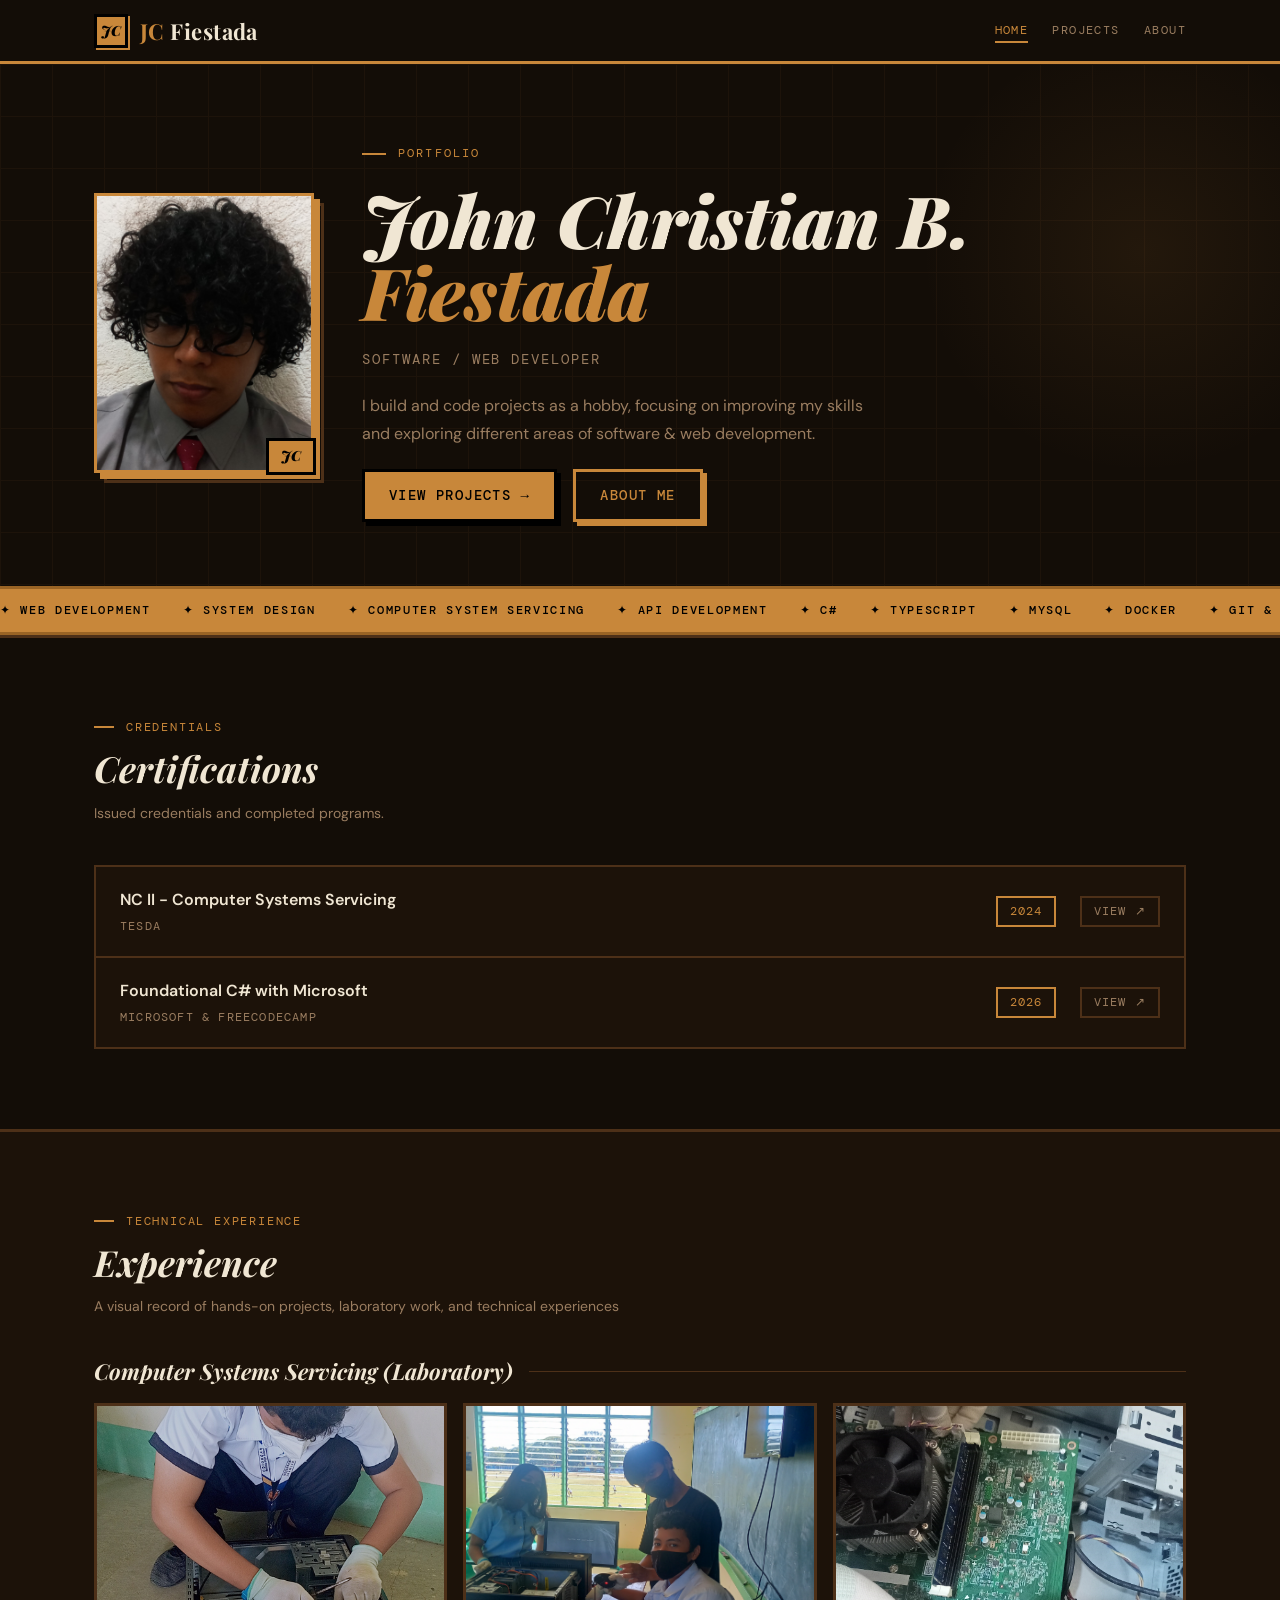
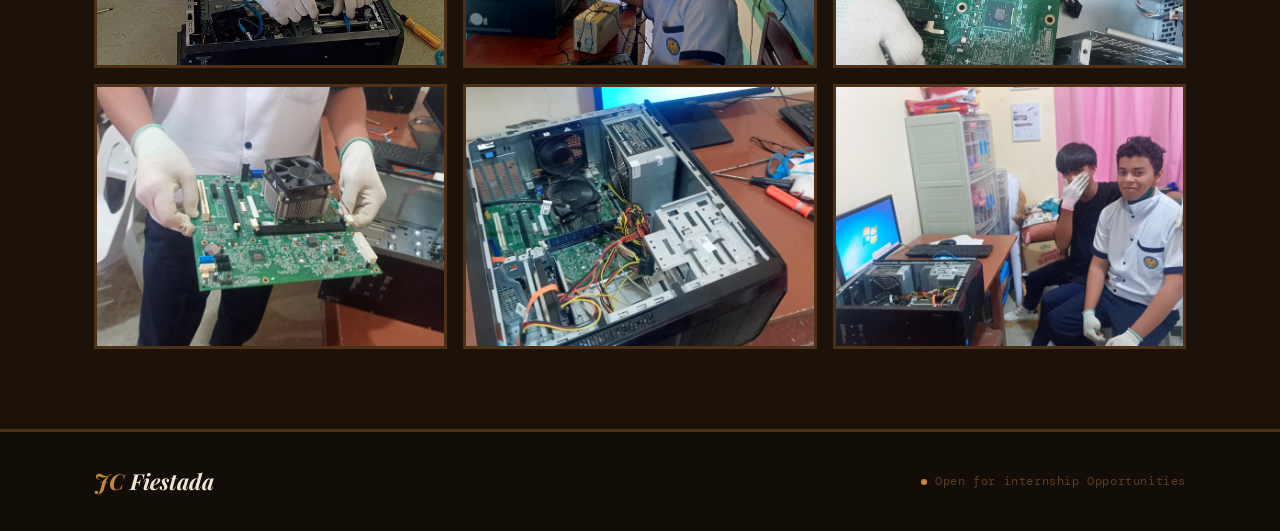
<file: docs/index.html>
<!DOCTYPE html>
<html lang="en">
<head>
  <meta charset="UTF-8" />
  <meta name="viewport" content="width=device-width, initial-scale=1.0" />
  <title>JC — Portfolio</title>
  <meta name="description" content="Personal portfolio of JC — developer, builder, and creator." />

  <link rel="stylesheet" href="styles/base.css" />
  <link rel="stylesheet" href="styles/components.css" />
  <link rel="stylesheet" href="styles/pages/main.css" />
</head>
<body>
  <header class="header">
    <div class="header__inner">
      <a href="index.html" class="header__logo" aria-label="Home">
        <div class="header__logo-mark"><span>JC</span></div>
        <span class="header__logo-name"><span>JC</span> Fiestada</span>
      </a>

      <nav class="header__nav" aria-label="Main navigation">
        <a href="index.html"    class="header__nav-link" aria-current="page">Home</a>
        <a href="projects.html" class="header__nav-link">Projects</a>
        <a href="about.html"    class="header__nav-link">About</a>
      </nav>
    </div>
  </header>

  <main>
    <section class="hero" aria-labelledby="hero-name">
      <div class="hero__inner">

        <div class="hero__photo-wrap">
          <img
            src="assets/profile/profile.jpg"
            alt="Profile photo of JC"
            class="hero__photo"
            width="220"
            height="280"
          />
        </div>

        <div class="hero__content">
          <span class="hero__eyebrow">Portfolio</span>

          <h1 class="hero__name" id="hero-name">
            John Christian B.<br /><span>Fiestada</span>
          </h1>

          <p class="hero__role">Software / Web Developer</p>

          <p class="hero__bio">
            I build and code projects as a hobby, 
            focusing on improving my skills and exploring different areas of software &amp; web development.
          </p>

          <div class="hero__actions">
            <a href="projects.html" class="btn btn--primary">View Projects →</a>
            <a href="about.html"    class="btn btn--outline">About Me</a>
          </div>
        </div>

      </div>
    </section>

    <div class="section-divider" aria-hidden="true">

      <div class="section-divider__track">
        <span class="section-divider__item">Web Development</span>
        <span class="section-divider__item">System Design</span>
        <span class="section-divider__item">Computer System Servicing</span>
        <span class="section-divider__item">API Development</span>
        <span class="section-divider__item">C#</span>
        <span class="section-divider__item">TypeScript</span>
        <span class="section-divider__item">MySQL</span>
        <span class="section-divider__item">Docker</span>
        <span class="section-divider__item">Git &amp; Github</span>
        <span class="section-divider__item">OOP</span>
        
        <span class="section-divider__item">Web Development</span>
        <span class="section-divider__item">System Design</span>
        <span class="section-divider__item">Computer System Servicing</span>
        <span class="section-divider__item">API Development</span>
        <span class="section-divider__item">C#</span>
        <span class="section-divider__item">TypeScript</span>
        <span class="section-divider__item">MySQL</span>
        <span class="section-divider__item">Docker</span>
        <span class="section-divider__item">Git &amp; Github</span>
        <span class="section-divider__item">OOP</span>
      </div>
    </div>

    <section class="certs-section" aria-labelledby="certs-heading">
      <div class="certs-section__inner">

        <div class="section-header">
          <span class="section-label">Credentials</span>
          <h2 class="section-header__title" id="certs-heading">Certifications</h2>
          <p class="section-header__sub">Issued credentials and completed programs.</p>
        </div>

        <div class="cert-list" role="list">

          <article class="cert-item" role="listitem">
            <div class="cert-item__info">
              <span class="cert-item__name">NC II - Computer Systems Servicing</span>
              <span class="cert-item__issuer">TESDA</span>
            </div>
            <span class="cert-item__badge">2024</span>
            <a
              href="https://drive.google.com/file/d/1L_lBs6OIKKH6NVAu0aixDY_pS2CK_2oq/view?usp=sharing"
              target="_blank"
              rel="noopener noreferrer"
              class="cert-item__link"
              aria-label="View Web Development certificate"
            >View ↗</a>
          </article>

          <article class="cert-item" role="listitem">
            <div class="cert-item__info">
              <span class="cert-item__name">Foundational C# with Microsoft</span>
              <span class="cert-item__issuer">Microsoft &amp; FreeCodeCamp</span>
            </div>
            <span class="cert-item__badge">2026</span>
            <a
              href="https://www.freecodecamp.org/certification/jaycee_01/foundational-c-sharp-with-microsoft"
              target="_blank"
              rel="noopener noreferrer"
              class="cert-item__link"
              aria-label="View Microsoft Office Specialist certificate"
            >View ↗</a>
          </article>

        </div>
      </div>
    </section>

    <section class="experience-section" aria-labelledby="exp-heading">
      <div class="experience-section__inner">

        <div class="section-header">
          <span class="section-label">Technical Experience</span>
          <h2 class="section-header__title" id="exp-heading">Experience</h2>
          <p class="section-header__sub">A visual record of hands-on projects, laboratory work, and technical experiences</p>
        </div>

        <div class="exp-groups">

          <div class="exp-group">
            <div class="exp-group__label">
              <h3 class="exp-group__title">Computer Systems Servicing (Laboratory)</h3>
              <div class="exp-group__line" aria-hidden="true"></div>
            </div>

            <div class="exp-grid" role="list">

              <figure class="exp-img" role="listitem">
                <img src="assets/experience/css-exp-1.jpg" alt="Technical work photo 1" loading="lazy" />
                <figcaption>Hands-on hardware laboratory work</figcaption>
              </figure>

              <figure class="exp-img" role="listitem">
                <img src="assets/experience/css-exp-2.jpg" alt="Technical work photo 2" loading="lazy" />
                <figcaption>
                  Hands-on hardware laboratory work
                  with <strong>@Heyzcel Anne Gaca</strong> &amp; <strong>@Ryle Mosinde</strong>
                </figcaption>
              </figure>

              <figure class="exp-img" role="listitem">
                <img src="assets/experience/css-exp-3.jpg" alt="Technical work photo 3" loading="lazy" />
                <figcaption>Hands-on hardware laboratory work</figcaption>
              </figure>

              <figure class="exp-img" role="listitem">
                <img src="assets/experience/css-exp-4.jpg" alt="Technical work photo 4" loading="lazy" />
                <figcaption>Hands-on hardware laboratory work</figcaption>
              </figure>

              <figure class="exp-img" role="listitem">
                <img src="assets/experience/css-exp-5.jpg" alt="Technical work photo 5" loading="lazy" />
                <figcaption>Hands-on hardware laboratory work</figcaption>
              </figure>

              <figure class="exp-img" role="listitem">
                <img src="assets/experience/css-exp-6.jpg" alt="Technical work photo 5" loading="lazy" />
                <figcaption>
                  Hands-on hardware laboratory work &amp; OS Installation
                  with <strong>@Ryle Mosinde</strong>
                </figcaption>
              </figure>

            </div>
          </div>

        </div>
      </div>
    </section>

  </main>

  <footer class="footer">
    <div class="footer__inner">
      <div class="footer__left">
        <span class="footer__brand"><span>JC</span> Fiestada</span>
      </div>
      <div class="footer__right">
        <span class="footer__tag">Open for internship Opportunities</span>
      </div>
    </div>
  </footer>

  <div class="toast-container" id="toast-container" aria-live="polite"></div>

</body>
</html>
</file>
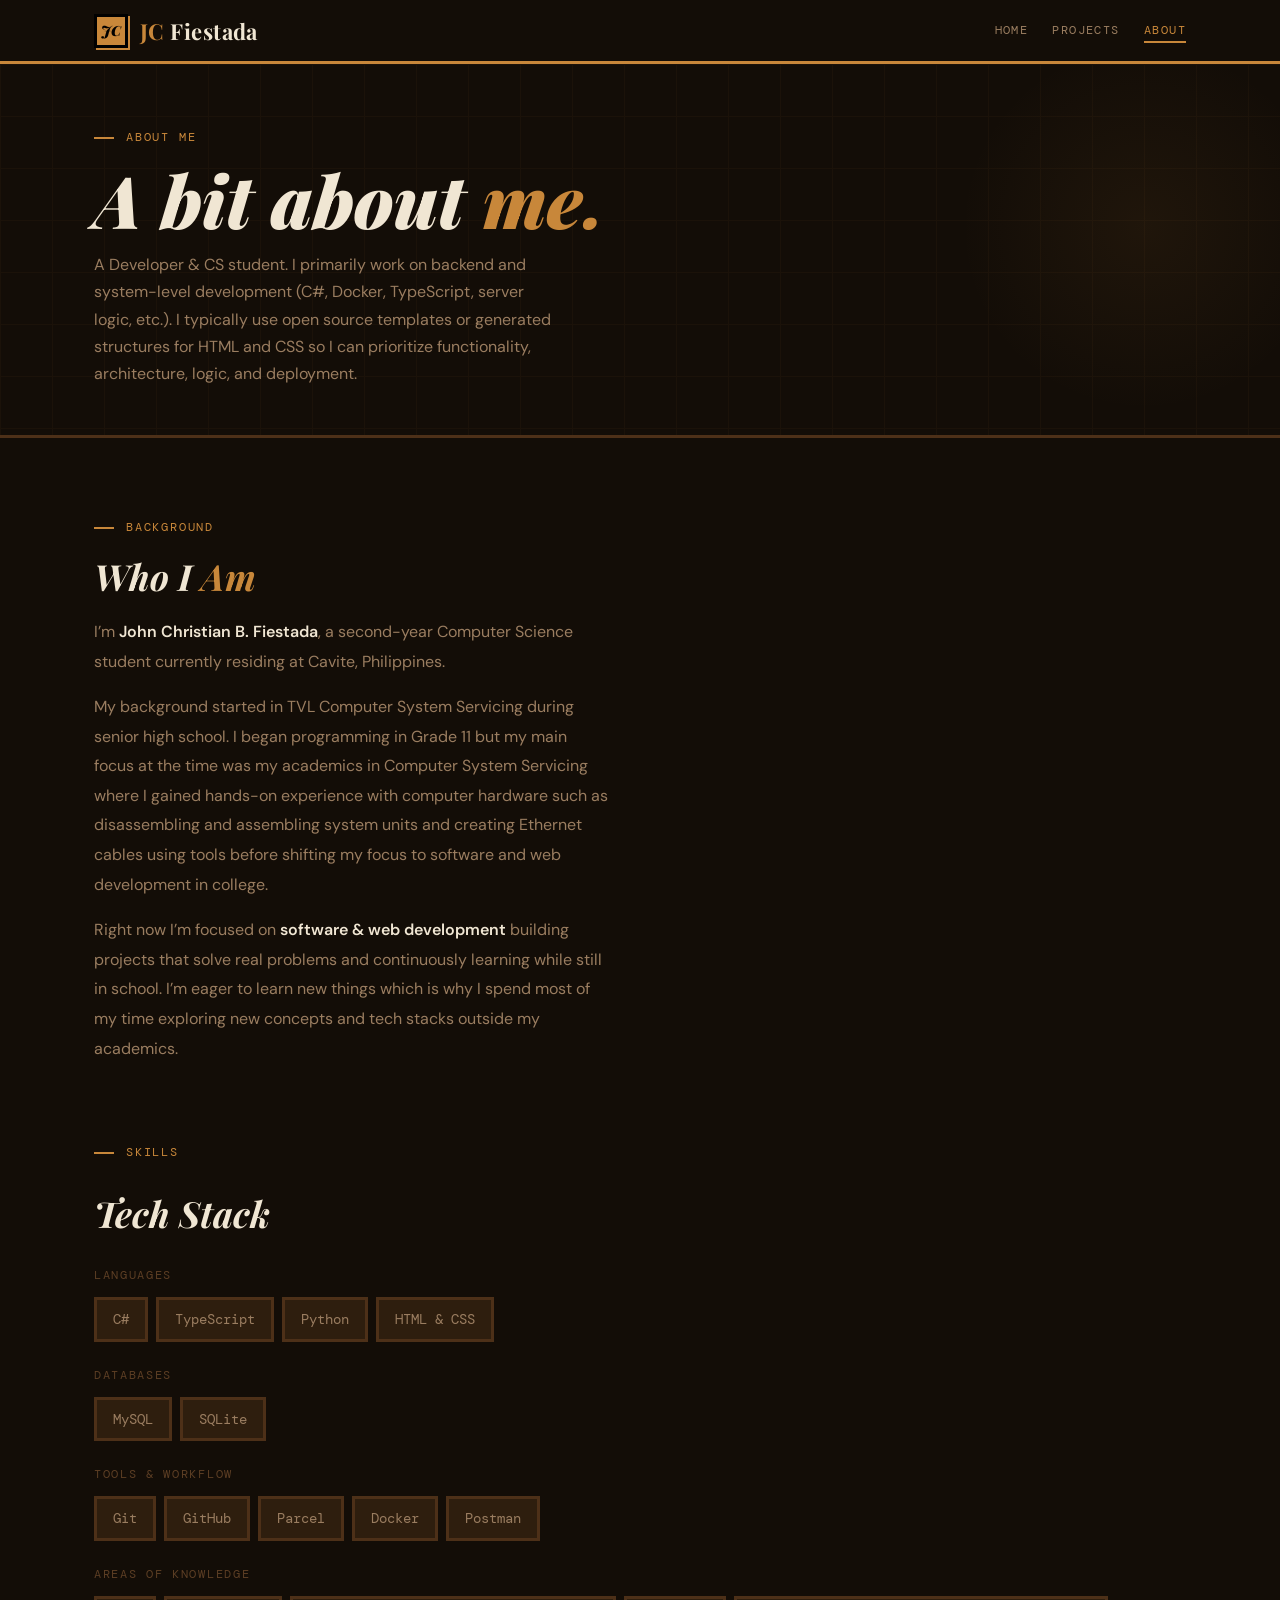
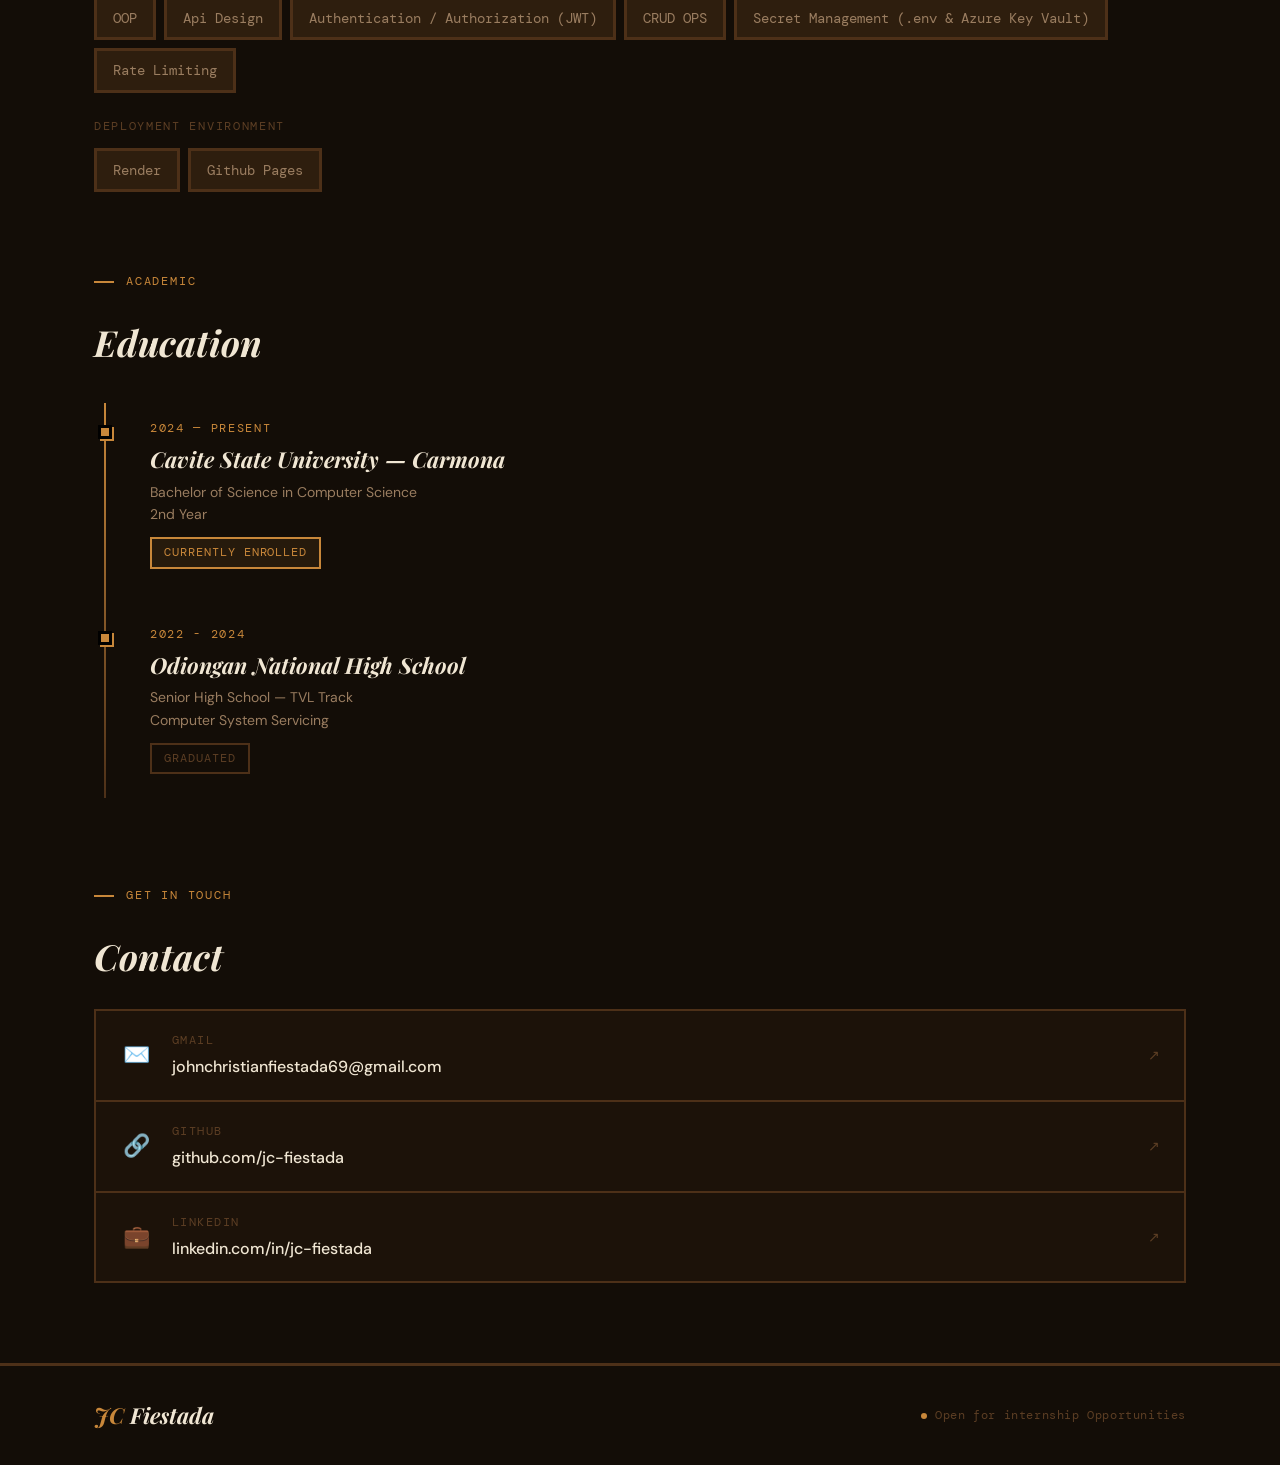
<file: docs/about.html>
<!DOCTYPE html>
<html lang="en">
<head>
  <meta charset="UTF-8" />
  <meta name="viewport" content="width=device-width, initial-scale=1.0" />
  <title>About — JC Fiestada</title>
  <meta name="description" content="About JC Fiestada — developer, CS student, and builder." />

  <link rel="stylesheet" href="styles/base.css" />
  <link rel="stylesheet" href="styles/components.css" />
  <link rel="stylesheet" href="styles/pages/about.css" />
</head>
<body>

  <header class="header">
    <div class="header__inner">
      <a href="index.html" class="header__logo" aria-label="Home">
        <div class="header__logo-mark"><span>JC</span></div>
        <span class="header__logo-name"><span>JC</span> Fiestada</span>
      </a>
      <nav class="header__nav" aria-label="Main navigation">
        <a href="index.html"    class="header__nav-link">Home</a>
        <a href="projects.html" class="header__nav-link">Projects</a>
        <a href="about.html"    class="header__nav-link" aria-current="page">About</a>
      </nav>
    </div>
  </header>


  <main>

    <section class="about-hero" aria-labelledby="about-heading">
      <div class="about-hero__inner">
        <span class="section-label">About me</span>
        <h1 class="about-hero__heading" id="about-heading">
          A bit about <span>me.</span>
        </h1>
        <p class="about-hero__sub">
          A Developer &amp; CS student.
          I primarily work on backend and system-level development (C#, Docker, TypeScript, server logic, etc.). 
          I typically use open source templates or generated structures for HTML and CSS so I can prioritize 
          functionality, architecture, logic, and deployment.
        </p>
      </div>
    </section>


    <div class="about-body">
      <div class="about-body__inner">

        <section class="bio-section" aria-labelledby="bio-heading">

          <div class="bio-section__left">
            <span class="section-label">Background</span>
            <h2 class="bio-section__title" id="bio-heading">
              Who I <span>Am</span>
            </h2>

            <div class="bio-section__body">
              <p>


                I’m <strong>John Christian B. Fiestada</strong>, a second-year Computer Science student
                currently residing at Cavite, Philippines.
              </p>
              <p>
                My background started in TVL Computer System Servicing during senior high school. 
                I began programming in Grade 11 but my main focus at the time was my academics in 
                Computer System Servicing where I gained hands-on experience with computer hardware 
                such as disassembling and assembling system units and creating Ethernet cables 
                using tools before shifting my focus to software and web development in college.
              </p>
              <p>
                Right now I’m focused on <strong>software &amp; web development</strong> building 
                projects that solve real problems and continuously learning while still in school. 
                I’m eager to learn new things which is why I spend most of my time exploring new 
                concepts and tech stacks outside my academics.
              </p>
            </div>

        </section>

        <section class="stack-section" aria-labelledby="stack-heading">
          <span class="section-label">Skills</span>
          <h2 class="stack-section__title" id="stack-heading">Tech Stack</h2>

          <div class="stack-groups">

            <div class="stack-group">
              <span class="stack-group__label">Languages</span>
              <div class="stack-tags">
                <span class="stack-tag">C#</span>
                <span class="stack-tag">TypeScript</span>
                <span class="stack-tag">Python</span>
                <span class="stack-tag">HTML &amp; CSS</span>
              </div>
            </div>

            <div class="stack-group">
              <span class="stack-group__label">Databases</span>
              <div class="stack-tags">
                <span class="stack-tag">MySQL</span>
                <span class="stack-tag">SQLite</span>
              </div>
            </div>

            <div class="stack-group">
              <span class="stack-group__label">Tools &amp; Workflow</span>
              <div class="stack-tags">
                <span class="stack-tag">Git</span>
                <span class="stack-tag">GitHub</span>
                <span class="stack-tag">Parcel</span>
                <span class="stack-tag">Docker</span>
                <span class="stack-tag">Postman</span>
              </div>
            </div>

            <div class="stack-group">
              <span class="stack-group__label"> Areas of Knowledge</span>
              <div class="stack-tags">
                <span class="stack-tag">OOP</span>
                <span class="stack-tag">Api Design</span>
                <span class="stack-tag">Authentication / Authorization (JWT)</span>
                <span class="stack-tag">CRUD OPS</span>
                <span class="stack-tag">Secret Management (.env &amp; Azure Key Vault)</span>
                <span class="stack-tag">Rate Limiting</span>
              </div>
            </div>

            <div class="stack-group">
              <span class="stack-group__label"> Deployment Environment</span>
              <div class="stack-tags">
                <span class="stack-tag">Render</span>
                <span class="stack-tag">Github Pages</span>
              </div>
            </div>

          </div>
        </section>

        <section class="education-section" aria-labelledby="edu-heading">
          <span class="section-label">Academic</span>
          <h2 class="education-section__title" id="edu-heading">Education</h2>

          <div class="edu-timeline">

            <div class="edu-item">
              <span class="edu-item__year">2024 — Present</span>
              <span class="edu-item__school">Cavite State University — Carmona</span>
              <span class="edu-item__degree">
                Bachelor of Science in Computer Science<br />
                2nd Year
              </span>
              <span class="edu-item__status edu-item__status--current">Currently Enrolled</span>
            </div>

            <div class="edu-item">
              <span class="edu-item__year">2022 - 2024</span>
              <span class="edu-item__school">Odiongan National High School</span>
              <span class="edu-item__degree">
                Senior High School — TVL Track<br />
                Computer System Servicing
              </span>
              <span class="edu-item__status edu-item__status--done">Graduated</span>
            </div>

          </div>
        </section>

        <section class="contact-section" aria-labelledby="contact-heading">
          <span class="section-label">Get In Touch</span>
          <h2 class="contact-section__title" id="contact-heading">Contact</h2>

          <div class="contact-list" role="list">
            
            <a href="#" class="contact-item" role="listitem" aria-label="Email JC">
              <span class="contact-item__icon" aria-hidden="true">✉️</span>
              <div class="contact-item__body">
                <span class="contact-item__label">Gmail</span>
                <span class="contact-item__value">
                  johnchristianfiestada69@gmail.com
                </span>
              </div>
              <span class="contact-item__arrow" aria-hidden="true">↗</span>
            </a>

            <a href="https://github.com/jc-fiestada" target="_blank" rel="noopener noreferrer" class="contact-item" role="listitem" aria-label="View JC on GitHub">
              <span class="contact-item__icon" aria-hidden="true">🔗</span>
              <div class="contact-item__body">
                <span class="contact-item__label">GitHub</span>
                <span class="contact-item__value">github.com/jc-fiestada</span>
              </div>
              <span class="contact-item__arrow" aria-hidden="true">↗</span>
            </a>

            <a href="https://www.linkedin.com/in/jc-fiestada/" target="_blank" rel="noopener noreferrer" class="contact-item" role="listitem" aria-label="View JC on LinkedIn">
              <span class="contact-item__icon" aria-hidden="true">💼</span>
              <div class="contact-item__body">
                <span class="contact-item__label">LinkedIn</span>
                <span class="contact-item__value">linkedin.com/in/jc-fiestada</span>
              </div>
              <span class="contact-item__arrow" aria-hidden="true">↗</span>
            </a>

          </div>
        </section>
      </div>
    </div>

  </main>

  <footer class="footer">
    <div class="footer__inner">
      <div class="footer__left">
        <span class="footer__brand"><span>JC</span> Fiestada</span>
      </div>
      <div class="footer__right">
        <span class="footer__tag">Open for internship Opportunities</span>
      </div>
    </div>
  </footer>

  <div class="toast-container" id="toast-container" aria-live="polite"></div>

</body>
</html>
</file>
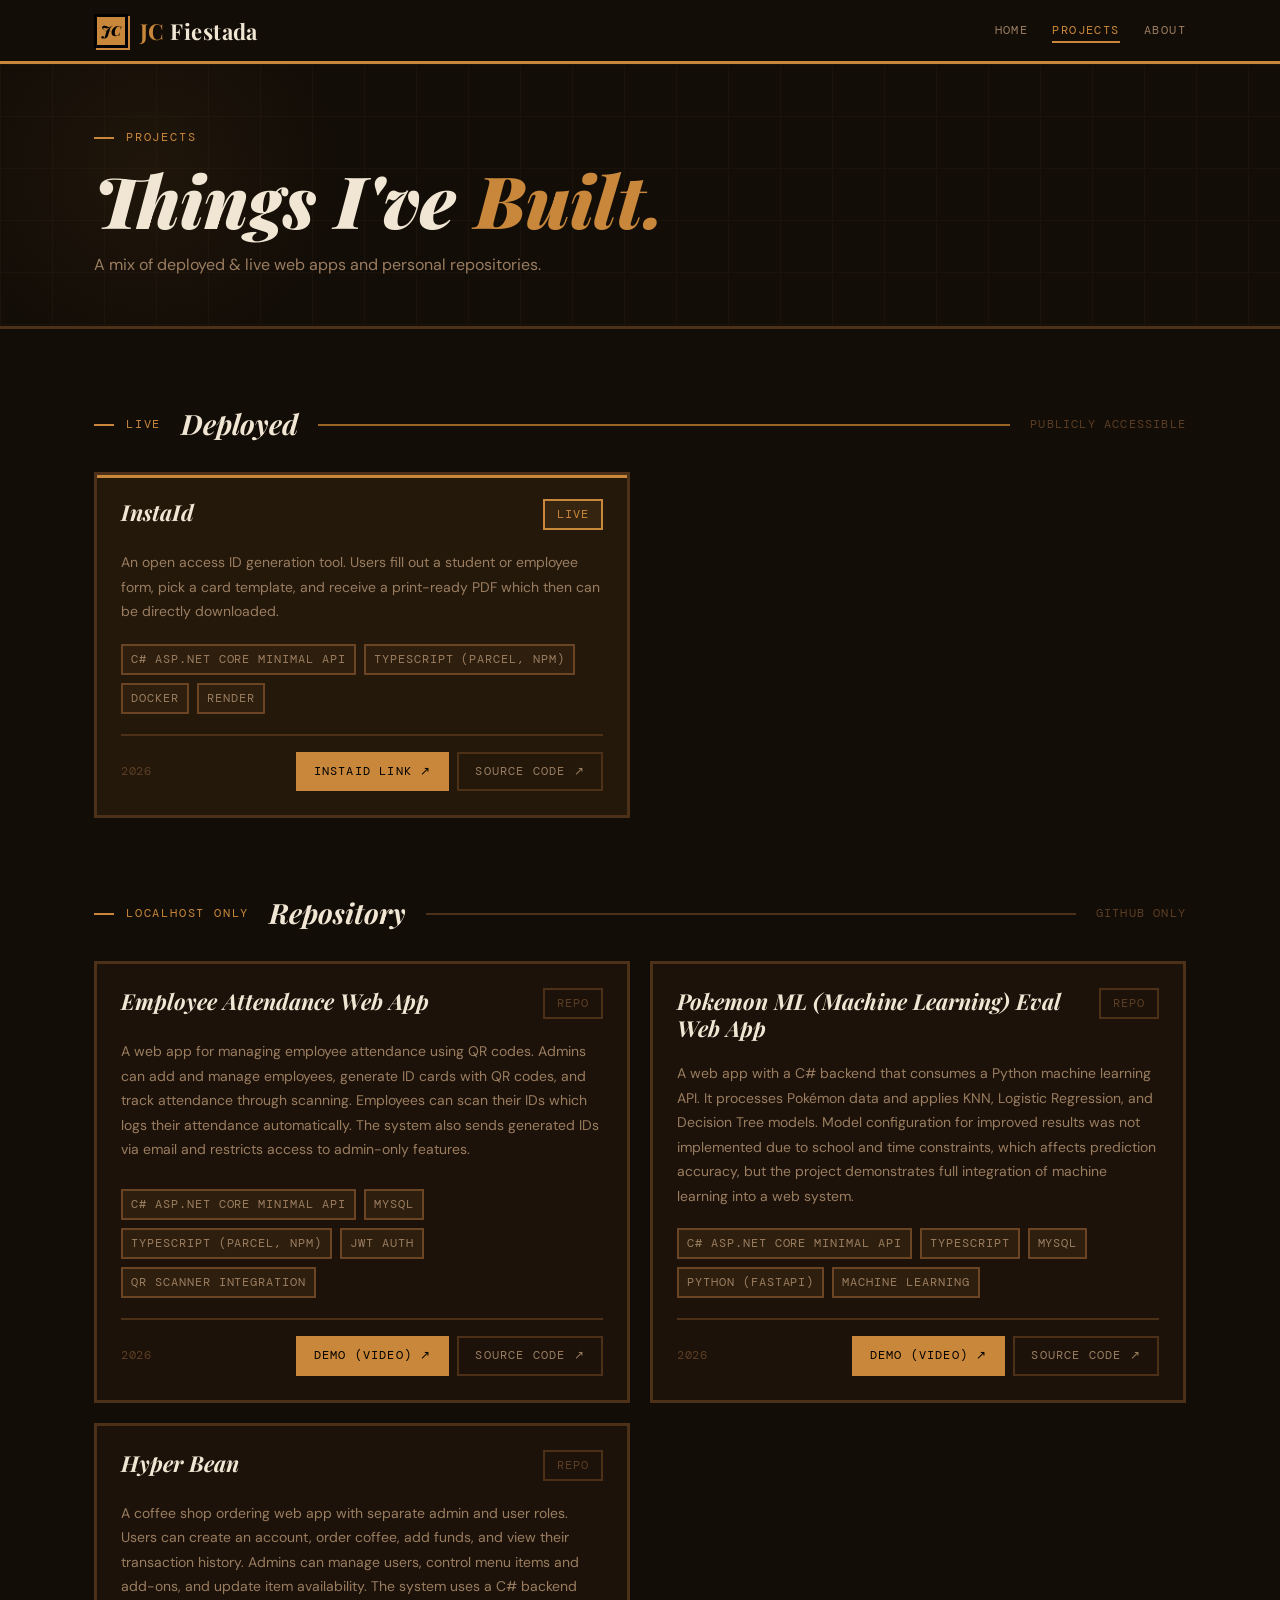
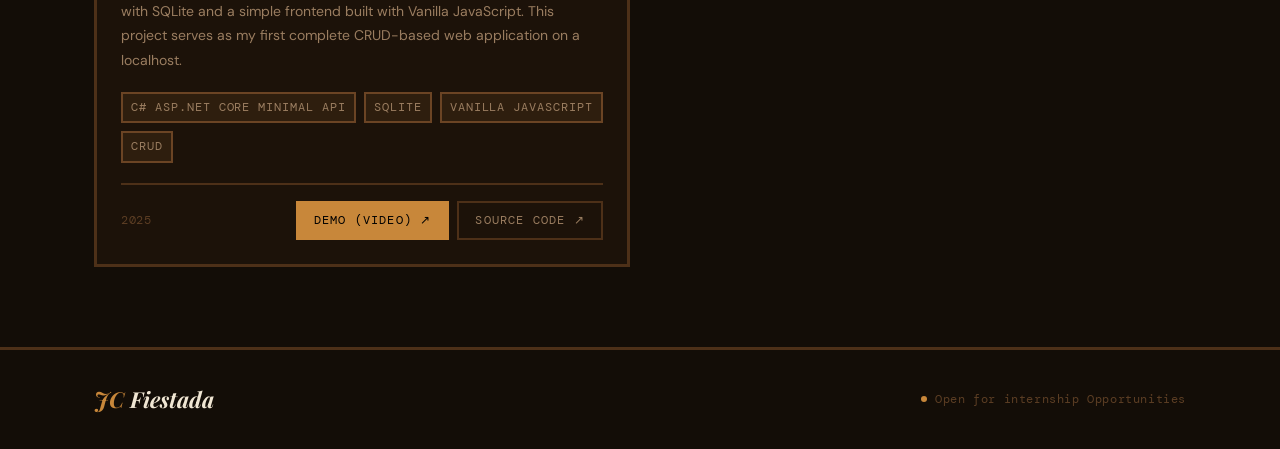
<file: docs/projects.html>
<!DOCTYPE html>
<html lang="en">
<head>
  <meta charset="UTF-8" />
  <meta name="viewport" content="width=device-width, initial-scale=1.0" />
  <title>Projects — JC Fiestada</title>
  <meta name="description" content="Projects by JC — deployed apps and open source repositories." />

  <link rel="stylesheet" href="styles/base.css" />
  <link rel="stylesheet" href="styles/components.css" />
  <link rel="stylesheet" href="styles/pages/projects.css" />
</head>
<body>

  <header class="header">
    <div class="header__inner">
      <a href="index.html" class="header__logo" aria-label="Home">
        <div class="header__logo-mark"><span>JC</span></div>
        <span class="header__logo-name"><span>JC</span> Fiestada</span>
      </a>
      <nav class="header__nav" aria-label="Main navigation">
        <a href="index.html"    class="header__nav-link">Home</a>
        <a href="projects.html" class="header__nav-link" aria-current="page">Projects</a>
        <a href="about.html"    class="header__nav-link">About</a>
      </nav>
    </div>
  </header>

  <main>

    <section class="projects-hero" aria-labelledby="projects-heading">
      <div class="projects-hero__inner">
        <span class="section-label">Projects</span>
        <h1 class="projects-hero__heading" id="projects-heading">
          Things I've <span>Built.</span>
        </h1>
        <p class="projects-hero__sub">
          A mix of deployed &amp; live web apps and personal repositories.
        </p>
      </div>
    </section>

    <div class="projects-body">
      <div class="projects-body__inner">

        <section class="project-section project-section--deployed" aria-labelledby="deployed-heading">
          <div class="project-section__header">
            <span class="section-label">Live</span>
            <h2 class="project-section__title" id="deployed-heading">Deployed</h2>
            <div class="project-section__rule" aria-hidden="true"></div>
            <span class="project-section__count">Publicly accessible</span>
          </div>

          <div class="project-grid">

            <article class="project-card project-card--deployed">
              <div class="project-card__header">
                <h3 class="project-card__title">InstaId</h3>
                <span class="project-card__status project-card__status--deployed">Live</span>
              </div>

              <p class="project-card__desc">
                An open access ID generation tool. Users fill out a student
                or employee form, pick a card template, and receive a print-ready PDF which then can be
                directly downloaded.
              </p>

              <div class="project-card__stack" aria-label="Tech stack">
                <span class="tech-tag">C# ASP.NET Core Minimal API</span>
                <span class="tech-tag">TypeScript (Parcel, npm)</span>
                <span class="tech-tag">Docker</span>
                <span class="tech-tag">Render</span>
              </div>

              <div class="project-card__footer">
                <span class="project-card__date">2026</span>
                <div class="project-card__links">
                  <a
                    href="https://instaid.onrender.com/main.html"
                    target="_blank"
                    rel="noopener noreferrer"
                    class="project-card__link project-card__link--demo"
                    aria-label="Visit InstaId live demo"
                  >InstaId Link ↗</a>
                  <a
                    href="https://github.com/jc-fiestada/insta-id"
                    target="_blank"
                    rel="noopener noreferrer"
                    class="project-card__link"
                    aria-label="View InstaId source on GitHub"
                  >Source Code ↗</a>
                </div>
              </div>
            </article>

          </div>
        </section>

        <section class="project-section" aria-labelledby="repo-heading">
          <div class="project-section__header">
            <span class="section-label">Localhost Only</span>
            <h2 class="project-section__title" id="repo-heading">Repository</h2>
            <div class="project-section__rule" aria-hidden="true"></div>
            <span class="project-section__count">GitHub only</span>
          </div>

          <div class="project-grid">

            <article class="project-card">
              <div class="project-card__header">
                <h3 class="project-card__title">Employee Attendance Web App</h3>
                <span class="project-card__status project-card__status--repo">Repo</span>
              </div>

              <p class="project-card__desc">
                A web app for managing employee attendance using QR codes. Admins can add and manage employees, 
                generate ID cards with QR codes, and track attendance through scanning. 
                Employees can scan their IDs which logs their attendance automatically. 
                The system also sends generated IDs via email and restricts access to admin-only features.
              </p>

              <div class="project-card__stack" aria-label="Tech stack">
                <span class="tech-tag">C# ASP.NET Core Minimal API</span>
                <span class="tech-tag">MySQL</span>
                <span class="tech-tag">TypeScript (Parcel, npm)</span>
                <span class="tech-tag">JWT Auth</span>
                <span class="tech-tag">Qr Scanner Integration</span>
              </div>

              <div class="project-card__footer">
                <span class="project-card__date">2026</span>
                <div class="project-card__links">
                  <a
                    href="https://drive.google.com/file/d/1I7LEbe42tfiNpqPwGrZwC1mPIvzIHrjP/view?usp=drive_link"
                    target="_blank"
                    rel="noopener noreferrer"
                    class="project-card__link project-card__link--demo"
                    aria-label="Visit InstaId live demo"
                  >Demo (Video) ↗</a>
                  <a
                    href="https://github.com/jc-fiestada/employee-attendance-webapp"
                    target="_blank"
                    rel="noopener noreferrer"
                    class="project-card__link"
                    aria-label="View Employee Attendance System on GitHub"
                  >Source Code ↗</a>
                </div>
              </div>
            </article>

            <article class="project-card">
              <div class="project-card__header">
                <h3 class="project-card__title">Pokemon ML (Machine Learning) Eval Web App</h3>
                <span class="project-card__status project-card__status--repo">Repo</span>
              </div>

              <p class="project-card__desc">
                A web app with a C# backend that consumes a Python machine learning API. 
                It processes Pokémon data and applies KNN, Logistic Regression, and Decision Tree models. 
                Model configuration for improved results was not implemented due to school and time constraints, 
                which affects prediction accuracy, but the project demonstrates full integration of machine 
                learning into a web system.
              </p>

              <div class="project-card__stack" aria-label="Tech stack">
                <span class="tech-tag">C# ASP.NET Core Minimal API</span>
                <span class="tech-tag">TypeScript</span>
                <span class="tech-tag">MySQL</span>
                <span class="tech-tag">Python (FastApi)</span>
                <span class="tech-tag">Machine Learning</span>
              </div>

              <div class="project-card__footer">
                <span class="project-card__date">2026</span>
                <div class="project-card__links">
                  <a
                    href="https://drive.google.com/file/d/1UAJ1pneT1yn4oMpSB7b1TntHcOrddEK4/view?usp=drive_link"
                    target="_blank"
                    rel="noopener noreferrer"
                    class="project-card__link project-card__link--demo"
                    aria-label="Visit InstaId live demo"
                  >Demo (Video) ↗</a>
                  <a
                    href="https://github.com/jc-fiestada/pokemon-ml-eval-webapp"
                    target="_blank"
                    rel="noopener noreferrer"
                    class="project-card__link"
                    aria-label="View Employee Attendance System on GitHub"
                  >Source Code ↗</a>
                </div>
              </div>
            </article>

            <article class="project-card">
              <div class="project-card__header">
                <h3 class="project-card__title">Hyper Bean</h3>
                <span class="project-card__status project-card__status--repo">Repo</span>
              </div>

              <p class="project-card__desc">
                A coffee shop ordering web app with separate admin and user roles. Users can create an account, 
                order coffee, add funds, and view their transaction history. Admins can manage users, control menu 
                items and add-ons, and update item availability. The system uses a C# backend with SQLite and a simple 
                frontend built with Vanilla JavaScript. This project serves as my first complete CRUD-based web 
                application on a localhost.
              </p>

              <div class="project-card__stack" aria-label="Tech stack">
                <span class="tech-tag">C# ASP.NET Core Minimal API</span>
                <span class="tech-tag">SQLite</span>
                <span class="tech-tag">Vanilla JavaScript</span>
                <span class="tech-tag">CRUD</span>
              </div>

              <div class="project-card__footer">
                <span class="project-card__date">2025</span>
                <div class="project-card__links">
                  <a
                    href="https://drive.google.com/file/d/1DbCW4mHwI0Ib0K4UwQXlylouIDhbdVx7/view?usp=drive_link"
                    target="_blank"
                    rel="noopener noreferrer"
                    class="project-card__link project-card__link--demo"
                    aria-label="Visit InstaId live demo"
                  >Demo (Video) ↗</a>
                  <a
                    href="https://github.com/jc-fiestada/hyper-bean"
                    target="_blank"
                    rel="noopener noreferrer"
                    class="project-card__link"
                    aria-label="View Employee Attendance System on GitHub"
                  >Source Code ↗</a>
                </div>
              </div>
            </article>

          </div>
        </section>

      </div>
    </div>

  </main>
  <footer class="footer">
    <div class="footer__inner">
      <div class="footer__left">
        <span class="footer__brand"><span>JC</span> Fiestada</span>
      </div>
      <div class="footer__right">
        <span class="footer__tag">Open for internship Opportunities</span>
      </div>
    </div>
  </footer>

  <div class="toast-container" id="toast-container" aria-live="polite"></div>

</body>
</html>
</file>
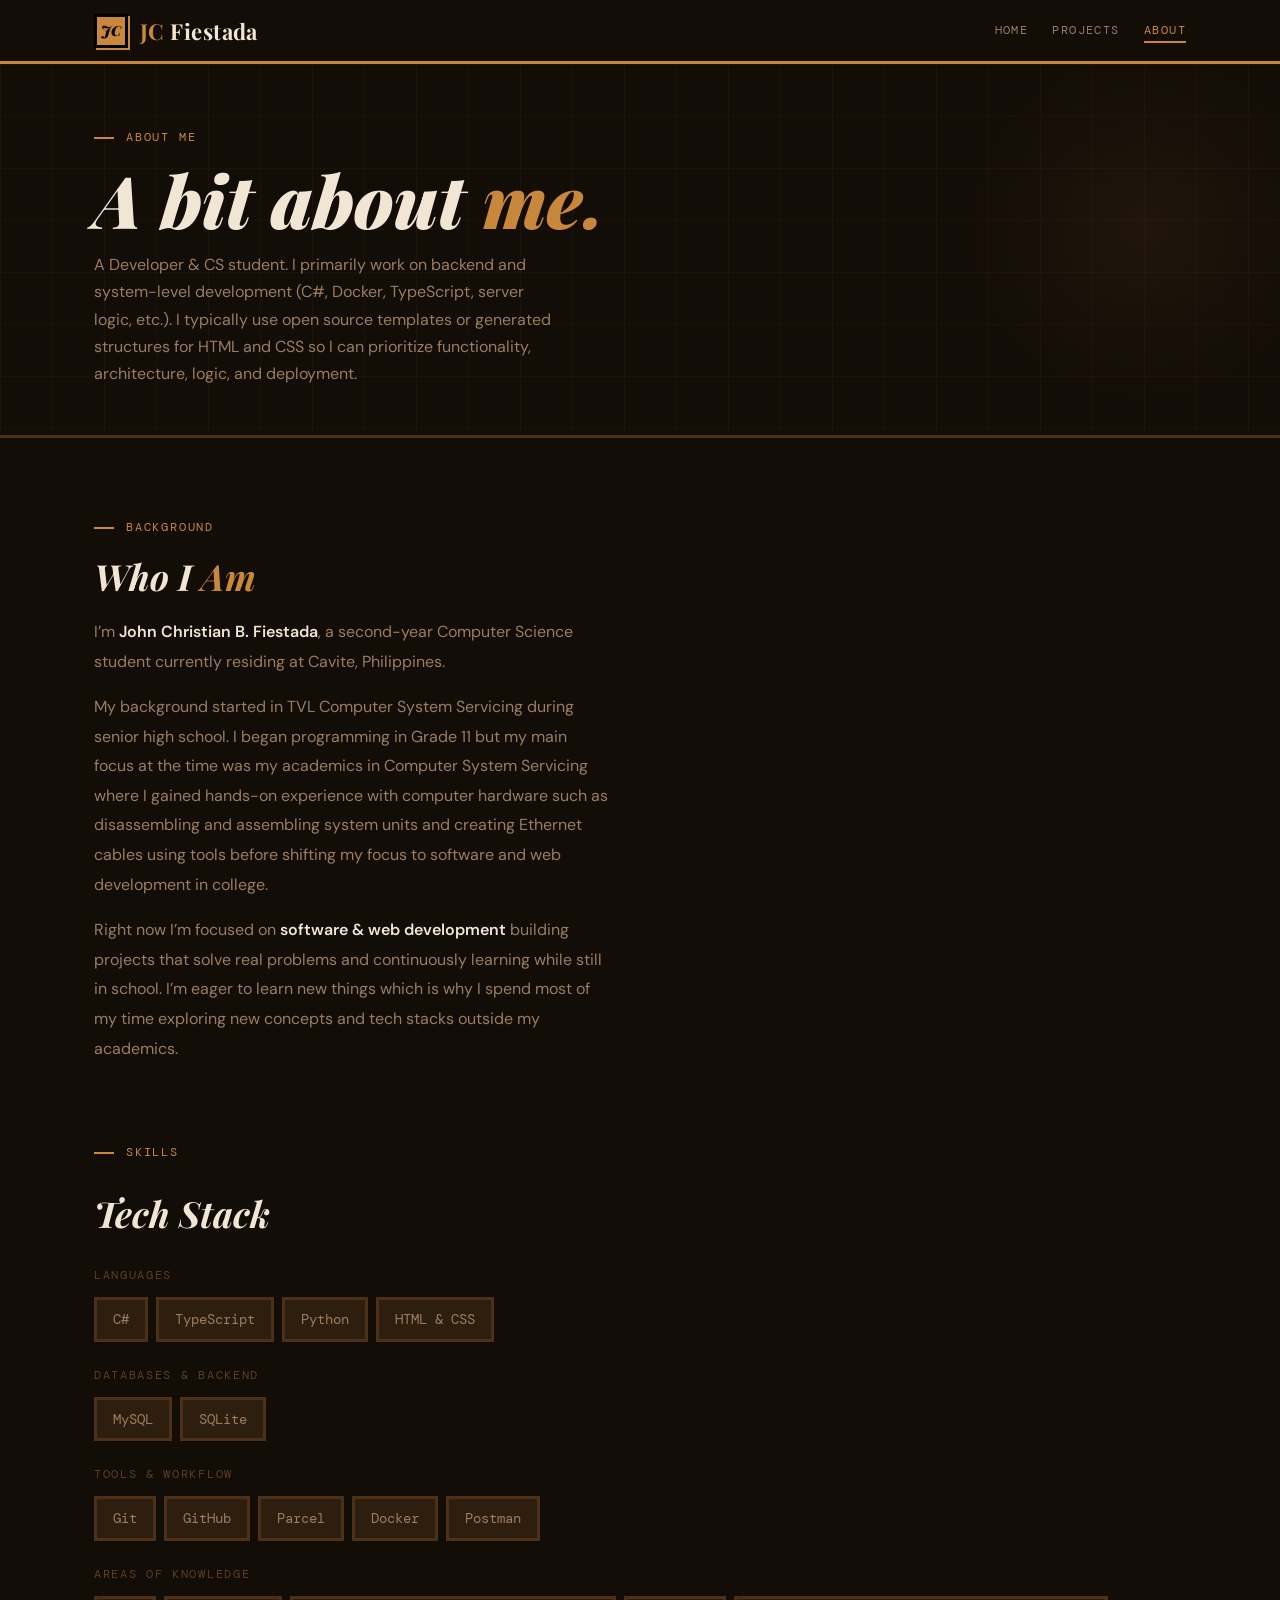
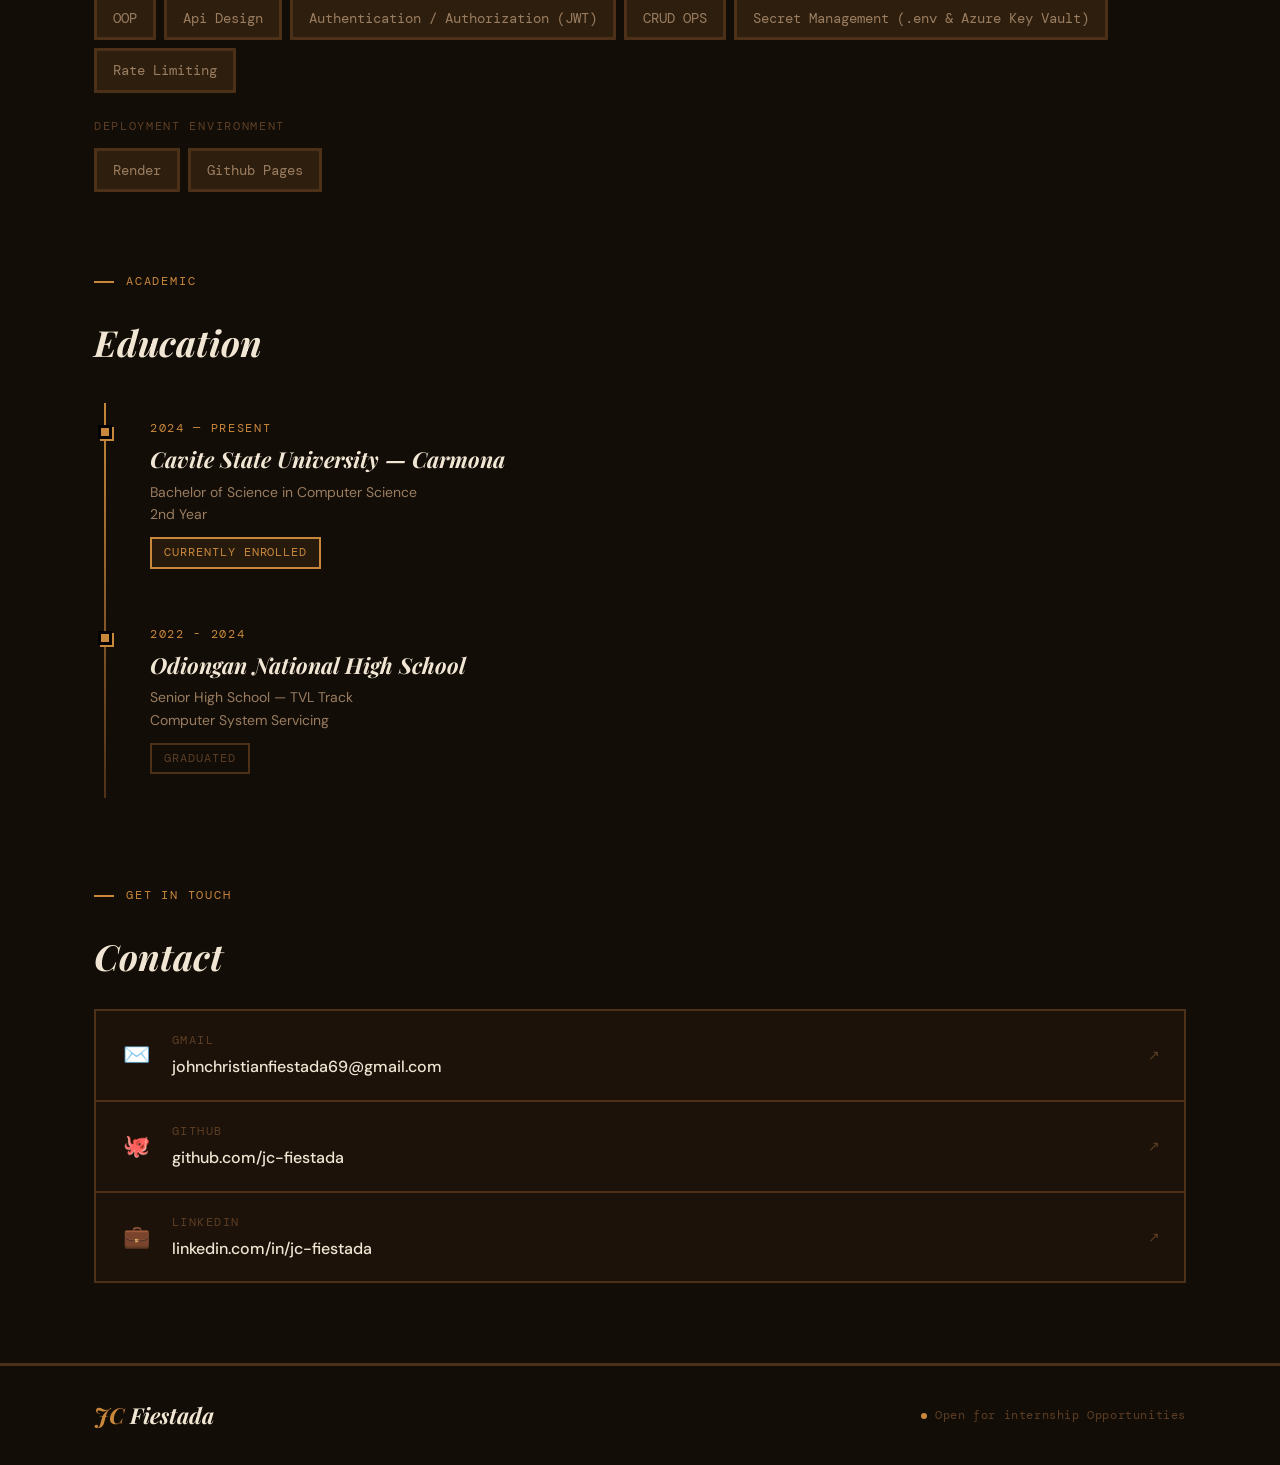
<file: src/about.html>
<!DOCTYPE html>
<html lang="en">
<head>
  <meta charset="UTF-8" />
  <meta name="viewport" content="width=device-width, initial-scale=1.0" />
  <title>About — JC Fiestada</title>
  <meta name="description" content="About JC Fiestada — developer, CS student, and builder." />

  <link rel="stylesheet" href="styles/base.css" />
  <link rel="stylesheet" href="styles/components.css" />
  <link rel="stylesheet" href="styles/pages/about.css" />
</head>
<body>

  <header class="header">
    <div class="header__inner">
      <a href="index.html" class="header__logo" aria-label="Home">
        <div class="header__logo-mark"><span>JC</span></div>
        <span class="header__logo-name"><span>JC</span> Fiestada</span>
      </a>
      <nav class="header__nav" aria-label="Main navigation">
        <a href="index.html"    class="header__nav-link">Home</a>
        <a href="projects.html" class="header__nav-link">Projects</a>
        <a href="about.html"    class="header__nav-link" aria-current="page">About</a>
      </nav>
    </div>
  </header>


  <main>

    <section class="about-hero" aria-labelledby="about-heading">
      <div class="about-hero__inner">
        <span class="section-label">About me</span>
        <h1 class="about-hero__heading" id="about-heading">
          A bit about <span>me.</span>
        </h1>
        <p class="about-hero__sub">
          A Developer &amp; CS student.
          I primarily work on backend and system-level development (C#, Docker, TypeScript, server logic, etc.). 
          I typically use open source templates or generated structures for HTML and CSS so I can prioritize 
          functionality, architecture, logic, and deployment.
        </p>
      </div>
    </section>


    <div class="about-body">
      <div class="about-body__inner">

        <section class="bio-section" aria-labelledby="bio-heading">

          <div class="bio-section__left">
            <span class="section-label">Background</span>
            <h2 class="bio-section__title" id="bio-heading">
              Who I <span>Am</span>
            </h2>

            <div class="bio-section__body">
              <p>


                I’m <strong>John Christian B. Fiestada</strong>, a second-year Computer Science student
                currently residing at Cavite, Philippines.
              </p>
              <p>
                My background started in TVL Computer System Servicing during senior high school. 
                I began programming in Grade 11 but my main focus at the time was my academics in 
                Computer System Servicing where I gained hands-on experience with computer hardware 
                such as disassembling and assembling system units and creating Ethernet cables 
                using tools before shifting my focus to software and web development in college.
              </p>
              <p>
                Right now I’m focused on <strong>software &amp; web development</strong> building 
                projects that solve real problems and continuously learning while still in school. 
                I’m eager to learn new things which is why I spend most of my time exploring new 
                concepts and tech stacks outside my academics.
              </p>
            </div>

        </section>

        <section class="stack-section" aria-labelledby="stack-heading">
          <span class="section-label">Skills</span>
          <h2 class="stack-section__title" id="stack-heading">Tech Stack</h2>

          <div class="stack-groups">

            <div class="stack-group">
              <span class="stack-group__label">Languages</span>
              <div class="stack-tags">
                <span class="stack-tag">C#</span>
                <span class="stack-tag">TypeScript</span>
                <span class="stack-tag">Python</span>
                <span class="stack-tag">HTML &amp; CSS</span>
              </div>
            </div>

            <div class="stack-group">
              <span class="stack-group__label">Databases &amp; Backend</span>
              <div class="stack-tags">
                <span class="stack-tag">MySQL</span>
                <span class="stack-tag">SQLite</span>
              </div>
            </div>

            <div class="stack-group">
              <span class="stack-group__label">Tools &amp; Workflow</span>
              <div class="stack-tags">
                <span class="stack-tag">Git</span>
                <span class="stack-tag">GitHub</span>
                <span class="stack-tag">Parcel</span>
                <span class="stack-tag">Docker</span>
                <span class="stack-tag">Postman</span>
              </div>
            </div>

            <div class="stack-group">
              <span class="stack-group__label"> Areas of Knowledge</span>
              <div class="stack-tags">
                <span class="stack-tag">OOP</span>
                <span class="stack-tag">Api Design</span>
                <span class="stack-tag">Authentication / Authorization (JWT)</span>
                <span class="stack-tag">CRUD OPS</span>
                <span class="stack-tag">Secret Management (.env &amp; Azure Key Vault)</span>
                <span class="stack-tag">Rate Limiting</span>
              </div>
            </div>

            <div class="stack-group">
              <span class="stack-group__label"> Deployment Environment</span>
              <div class="stack-tags">
                <span class="stack-tag">Render</span>
                <span class="stack-tag">Github Pages</span>
              </div>
            </div>

          </div>
        </section>

        <section class="education-section" aria-labelledby="edu-heading">
          <span class="section-label">Academic</span>
          <h2 class="education-section__title" id="edu-heading">Education</h2>

          <div class="edu-timeline">

            <div class="edu-item">
              <span class="edu-item__year">2024 — Present</span>
              <span class="edu-item__school">Cavite State University — Carmona</span>
              <span class="edu-item__degree">
                Bachelor of Science in Computer Science<br />
                2nd Year
              </span>
              <span class="edu-item__status edu-item__status--current">Currently Enrolled</span>
            </div>

            <div class="edu-item">
              <span class="edu-item__year">2022 - 2024</span>
              <span class="edu-item__school">Odiongan National High School</span>
              <span class="edu-item__degree">
                Senior High School — TVL Track<br />
                Computer System Servicing
              </span>
              <span class="edu-item__status edu-item__status--done">Graduated</span>
            </div>

          </div>
        </section>

        <section class="contact-section" aria-labelledby="contact-heading">
          <span class="section-label">Get In Touch</span>
          <h2 class="contact-section__title" id="contact-heading">Contact</h2>

          <div class="contact-list" role="list">
            
            <a href="#" class="contact-item" role="listitem" aria-label="Email JC">
              <span class="contact-item__icon" aria-hidden="true">✉️</span>
              <div class="contact-item__body">
                <span class="contact-item__label">Gmail</span>
                <span class="contact-item__value">
                  johnchristianfiestada69@gmail.com
                </span>
              </div>
              <span class="contact-item__arrow" aria-hidden="true">↗</span>
            </a>

            <a href="https://github.com/jc-fiestada" target="_blank" rel="noopener noreferrer" class="contact-item" role="listitem" aria-label="View JC on GitHub">
              <span class="contact-item__icon" aria-hidden="true">🐙</span>
              <div class="contact-item__body">
                <span class="contact-item__label">GitHub</span>
                <span class="contact-item__value">github.com/jc-fiestada</span>
              </div>
              <span class="contact-item__arrow" aria-hidden="true">↗</span>
            </a>

            <a href="https://www.linkedin.com/in/jc-fiestada/" target="_blank" rel="noopener noreferrer" class="contact-item" role="listitem" aria-label="View JC on LinkedIn">
              <span class="contact-item__icon" aria-hidden="true">💼</span>
              <div class="contact-item__body">
                <span class="contact-item__label">LinkedIn</span>
                <span class="contact-item__value">linkedin.com/in/jc-fiestada</span>
              </div>
              <span class="contact-item__arrow" aria-hidden="true">↗</span>
            </a>

          </div>
        </section>
      </div>
    </div>

  </main>

  <footer class="footer">
    <div class="footer__inner">
      <div class="footer__left">
        <span class="footer__brand"><span>JC</span> Fiestada</span>
      </div>
      <div class="footer__right">
        <span class="footer__tag">Open for internship Opportunities</span>
      </div>
    </div>
  </footer>

  <div class="toast-container" id="toast-container" aria-live="polite"></div>

</body>
</html>
</file>
<file: docs/styles/base.css>
@import url('https://fonts.googleapis.com/css2?family=Playfair+Display:ital,wght@0,700;0,900;1,700&family=DM+Sans:wght@300;400;500;600&family=DM+Mono:wght@400;500&display=swap');

:root {
  --clr-bg:           #130d07;   
  --clr-bg-2:         #1c1209;   
  --clr-bg-3:         #24180b;   
  --clr-surface:      #2e1e0e;   
  --clr-surface-2:    #3a2512;   
  --clr-border:       #4d3018;   
  --clr-border-light: #6b4424;   

  --clr-accent:       #c8873a;   
  --clr-accent-dim:   #9a6425;   
  --clr-accent-glow:  rgba(200, 135, 58, 0.10);
  --clr-accent-light: #e8a85c;   

  --clr-text:         #f0e6d3;   
  --clr-text-muted:   #9a7d60;   
  --clr-text-faint:   #5c3e24;   

  --clr-white:        #ffffff;
  --clr-black:        #000000;

  --clr-success:      #7aab6e;
  --clr-error:        #c95b5b;
  --clr-warning:      --clr-accent;

  --font-display: 'Playfair Display', Georgia, serif;
  --font-body:    'DM Sans', sans-serif;
  --font-mono:    'DM Mono', 'Courier New', monospace;

  --fs-xs:   0.75rem;
  --fs-sm:   0.875rem;
  --fs-base: 1rem;
  --fs-md:   1.125rem;
  --fs-lg:   1.375rem;
  --fs-xl:   1.75rem;
  --fs-2xl:  2.25rem;
  --fs-3xl:  3rem;
  --fs-4xl:  4.5rem;
  --fs-5xl:  6rem;

  --sp-1:  0.25rem;
  --sp-2:  0.5rem;
  --sp-3:  0.75rem;
  --sp-4:  1rem;
  --sp-5:  1.25rem;
  --sp-6:  1.5rem;
  --sp-8:  2rem;
  --sp-10: 2.5rem;
  --sp-12: 3rem;
  --sp-16: 4rem;
  --sp-20: 5rem;
  --sp-24: 6rem;

  --border-width:       2px;
  --border-width-thick: 3px;
  --border:             var(--border-width) solid var(--clr-border);
  --border-accent:      var(--border-width-thick) solid var(--clr-accent);

  --shadow-brutal:      4px 4px 0px var(--clr-accent);
  --shadow-brutal-sm:   2px 2px 0px var(--clr-accent);
  --shadow-brutal-dark: 4px 4px 0px var(--clr-black);
  --shadow-brutal-lg:   6px 6px 0px var(--clr-accent);
  --shadow-brutal-dim:  4px 4px 0px var(--clr-accent-dim);

  --container-max: 1140px;
  --header-height: 64px;

  --transition-fast: 0.15s ease;
  --transition-base: 0.25s ease;
  --transition-slow: 0.4s ease;

  --z-header: 50;
  --z-modal:  100;
  --z-toast:  200;
}

*, *::before, *::after {
  box-sizing: border-box;
  margin: 0;
  padding: 0;
}

html {
  font-size: 16px;
  scroll-behavior: smooth;
  -webkit-font-smoothing: antialiased;
  -moz-osx-font-smoothing: grayscale;
}

body {
  font-family: var(--font-body);
  font-size: var(--fs-base);
  color: var(--clr-text);
  background-color: var(--clr-bg);
  line-height: 1.6;
  min-height: 100vh;
  overflow-x: hidden;
}

img {
  display: block;
  max-width: 100%;
}

a {
  color: inherit;
  text-decoration: none;
}

ul, ol { list-style: none; }

button {
  cursor: pointer;
  border: none;
  background: none;
  font-family: inherit;
  font-size: inherit;
}

h1, h2, h3, h4, h5, h6 {
  font-family: var(--font-display);
  line-height: 1.1;
  color: var(--clr-text);
}

p {
  line-height: 1.75;
  color: var(--clr-text-muted);
}

.container {
  width: 100%;
  max-width: var(--container-max);
  margin-inline: auto;
  padding-inline: var(--sp-6);
}

.text-accent   { color: var(--clr-accent); }
.text-muted    { color: var(--clr-text-muted); }
.text-mono     { font-family: var(--font-mono); }
.text-display  { font-family: var(--font-display); }
.text-upper    { text-transform: uppercase; letter-spacing: 0.1em; }
.text-center   { text-align: center; }
.text-sm       { font-size: var(--fs-sm); }
.text-xs       { font-size: var(--fs-xs); }

.flex          { display: flex; }
.flex-col      { display: flex; flex-direction: column; }
.items-center  { align-items: center; }
.justify-between { justify-content: space-between; }
.gap-4         { gap: var(--sp-4); }
.gap-6         { gap: var(--sp-6); }

.section-label {
  display: inline-flex;
  align-items: center;
  gap: var(--sp-3);
  font-family: var(--font-mono);
  font-size: var(--fs-xs);
  text-transform: uppercase;
  letter-spacing: 0.15em;
  color: var(--clr-accent);
}
.section-label::before {
  content: '';
  display: inline-block;
  width: 20px;
  height: 2px;
  background-color: var(--clr-accent);
  flex-shrink: 0;
}

@keyframes fade-up {
  from { opacity: 0; transform: translateY(16px); }
  to   { opacity: 1; transform: translateY(0); }
}
@keyframes fade-in {
  from { opacity: 0; }
  to   { opacity: 1; }
}
@keyframes pulse-dot {
  0%, 100% { opacity: 1; transform: scale(1); }
  50%       { opacity: 0.4; transform: scale(0.7); }
}
</file>
<file: docs/styles/components.css>
.header {
  position: sticky;
  top: 0;
  z-index: var(--z-header);
  height: var(--header-height);
  background-color: var(--clr-bg);
  border-bottom: var(--border-width-thick) solid var(--clr-accent);
}

.header__inner {
  display: flex;
  align-items: center;
  justify-content: space-between;
  height: 100%;
  max-width: var(--container-max);
  margin-inline: auto;
  padding-inline: var(--sp-6);
}

.header__logo {
  display: flex;
  align-items: center;
  gap: var(--sp-3);
}

.header__logo-mark {
  width: 34px;
  height: 34px;
  background-color: var(--clr-accent);
  border: var(--border-width-thick) solid var(--clr-black);
  display: flex;
  align-items: center;
  justify-content: center;
  box-shadow: var(--shadow-brutal-sm);
  flex-shrink: 0;
}

.header__logo-mark span {
  font-family: var(--font-display);
  font-size: var(--fs-sm);
  font-weight: 900;
  color: var(--clr-black);
  line-height: 1;
  font-style: italic;
}

.header__logo-name {
  font-family: var(--font-display);
  font-size: var(--fs-lg);
  font-weight: 700;
  color: var(--clr-text);
  letter-spacing: 0.02em;
  line-height: 1;
}

.header__logo-name span {
  color: var(--clr-accent);
}

.header__nav {
  display: flex;
  align-items: center;
  gap: var(--sp-6);
}

.header__nav-link {
  font-family: var(--font-mono);
  font-size: var(--fs-xs);
  text-transform: uppercase;
  letter-spacing: 0.12em;
  color: var(--clr-text-muted);
  transition: color var(--transition-fast);
  position: relative;
}

.header__nav-link::after {
  content: '';
  position: absolute;
  bottom: -3px;
  left: 0;
  width: 0;
  height: 2px;
  background-color: var(--clr-accent);
  transition: width var(--transition-base);
}

.header__nav-link:hover,
.header__nav-link[aria-current="page"] {
  color: var(--clr-accent);
}

.header__nav-link[aria-current="page"]::after,
.header__nav-link:hover::after {
  width: 100%;
}

@media (max-width: 640px) {
  .header__nav .header__nav-link {
    display: none;
  }
}

.footer {
  border-top: var(--border-width-thick) solid var(--clr-border);
  background-color: var(--clr-bg);
  padding-block: var(--sp-8);
}

.footer__inner {
  display: flex;
  align-items: center;
  justify-content: space-between;
  flex-wrap: wrap;
  gap: var(--sp-4);
  max-width: var(--container-max);
  margin-inline: auto;
  padding-inline: var(--sp-6);
}

.footer__left {
  display: flex;
  flex-direction: column;
  gap: var(--sp-1);
}

.footer__brand {
  font-family: var(--font-display);
  font-size: var(--fs-lg);
  font-weight: 700;
  font-style: italic;
  color: var(--clr-text);
}

.footer__brand span {
  color: var(--clr-accent);
}

.footer__credit {
  font-family: var(--font-mono);
  font-size: var(--fs-xs);
  color: var(--clr-text-faint);
  letter-spacing: 0.05em;
}

.footer__right {
  display: flex;
  flex-direction: column;
  align-items: flex-end;
  gap: var(--sp-1);
}

.footer__tag {
  display: inline-flex;
  align-items: center;
  gap: var(--sp-2);
  font-family: var(--font-mono);
  font-size: var(--fs-xs);
  color: var(--clr-text-faint);
  letter-spacing: 0.05em;
}

.footer__tag::before {
  content: '';
  display: inline-block;
  width: 6px;
  height: 6px;
  background-color: var(--clr-accent);
  border-radius: 50%;
  animation: pulse-dot 2.5s ease-in-out infinite;
}

.footer__note {
  font-family: var(--font-mono);
  font-size: var(--fs-xs);
  color: var(--clr-text-faint);
  text-align: right;
  max-width: 280px;
  line-height: 1.5;
}

@media (max-width: 640px) {
  .footer__inner {
    flex-direction: column;
    align-items: flex-start;
  }

  .footer__right {
    align-items: flex-start;
  }

  .footer__note {
    text-align: left;
    max-width: 100%;
  }
}

.btn {
  display: inline-flex;
  align-items: center;
  justify-content: center;
  gap: var(--sp-2);
  padding: var(--sp-3) var(--sp-6);
  font-family: var(--font-mono);
  font-size: var(--fs-sm);
  font-weight: 500;
  text-transform: uppercase;
  letter-spacing: 0.1em;
  border: var(--border-width-thick) solid transparent;
  cursor: pointer;
  transition:
    transform var(--transition-fast),
    box-shadow var(--transition-fast),
    background-color var(--transition-fast),
    color var(--transition-fast);
  user-select: none;
  white-space: nowrap;
}

.btn:active {
  transform: translate(2px, 2px) !important;
}

.btn--primary {
  background-color: var(--clr-accent);
  color: var(--clr-black);
  border-color: var(--clr-black);
  box-shadow: var(--shadow-brutal-dark);
}

.btn--primary:hover {
  transform: translate(-2px, -2px);
  box-shadow: 6px 6px 0px var(--clr-black);
}

.btn--outline {
  background-color: transparent;
  color: var(--clr-accent);
  border-color: var(--clr-accent);
  box-shadow: var(--shadow-brutal);
}

.btn--outline:hover {
  background-color: var(--clr-accent-glow);
  transform: translate(-2px, -2px);
  box-shadow: var(--shadow-brutal-lg);
}

.btn--ghost {
  background-color: transparent;
  color: var(--clr-text-muted);
  border-color: var(--clr-border);
}

.btn--ghost:hover {
  color: var(--clr-text);
  border-color: var(--clr-border-light);
}

.btn--sm {
  padding: var(--sp-2) var(--sp-4);
  font-size: var(--fs-xs);
}

.btn--lg {
  padding: var(--sp-4) var(--sp-10);
  font-size: var(--fs-base);
}

.badge {
  display: inline-flex;
  align-items: center;
  padding: var(--sp-1) var(--sp-3);
  font-family: var(--font-mono);
  font-size: var(--fs-xs);
  font-weight: 500;
  text-transform: uppercase;
  letter-spacing: 0.08em;
  border: var(--border-width) solid;
}

.badge--accent {
  background-color: var(--clr-accent);
  color: var(--clr-black);
  border-color: var(--clr-black);
}

.badge--outline {
  background-color: transparent;
  color: var(--clr-accent);
  border-color: var(--clr-accent);
}

.badge--muted {
  background-color: var(--clr-surface);
  color: var(--clr-text-muted);
  border-color: var(--clr-border);
}

.toast-container {
  position: fixed;
  bottom: var(--sp-6);
  right: var(--sp-6);
  z-index: var(--z-toast);
  display: flex;
  flex-direction: column;
  gap: var(--sp-3);
  pointer-events: none;
}

.toast {
  display: flex;
  align-items: flex-start;
  gap: var(--sp-3);
  padding: var(--sp-4) var(--sp-5);
  background-color: var(--clr-surface);
  border: var(--border-width-thick) solid var(--clr-border);
  border-left-width: 4px;
  box-shadow: var(--shadow-brutal-dark);
  max-width: 340px;
  min-width: 260px;
  pointer-events: all;
  transform: translateX(calc(100% + var(--sp-6)));
  opacity: 0;
  transition: transform var(--transition-base), opacity var(--transition-base);
}

.toast.toast--visible  { transform: translateX(0); opacity: 1; }
.toast.toast--hiding   { transform: translateX(calc(100% + var(--sp-6))); opacity: 0; }
.toast--success        { border-left-color: var(--clr-success); }
.toast--error          { border-left-color: var(--clr-error); }
.toast--info           { border-left-color: var(--clr-accent); }

.toast__icon   { font-size: var(--fs-lg); line-height: 1; flex-shrink: 0; margin-top: 2px; }
.toast__body   { flex: 1; display: flex; flex-direction: column; gap: var(--sp-1); }
.toast__title  { font-family: var(--font-mono); font-size: var(--fs-sm); font-weight: 500; color: var(--clr-text); text-transform: uppercase; letter-spacing: 0.05em; }
.toast__msg    { font-size: var(--fs-sm); color: var(--clr-text-muted); line-height: 1.5; }
.toast__close  { background: none; border: none; color: var(--clr-text-faint); cursor: pointer; font-size: var(--fs-lg); line-height: 1; padding: 0; flex-shrink: 0; transition: color var(--transition-fast); }
.toast__close:hover { color: var(--clr-text); }
</file>
<file: docs/styles/pages/main.css>
.hero {
  padding-block: var(--sp-20) var(--sp-16);
  position: relative;
  overflow: hidden;
}

.hero::before {
  content: '';
  position: absolute;
  inset: 0;
  background-image:
    linear-gradient(var(--clr-border) 1px, transparent 1px),
    linear-gradient(90deg, var(--clr-border) 1px, transparent 1px);
  background-size: 52px 52px;
  opacity: 0.18;
  z-index: 0;
}

.hero::after {
  content: '';
  position: absolute;
  top: -10%;
  right: -8%;
  width: 480px;
  height: 480px;
  background: radial-gradient(circle, rgba(200,135,58,0.09) 0%, transparent 65%);
  pointer-events: none;
  z-index: 0;
}

.hero__inner {
  position: relative;
  z-index: 1;
  max-width: var(--container-max);
  margin-inline: auto;
  padding-inline: var(--sp-6);
  display: grid;
  grid-template-columns: auto 1fr;
  gap: var(--sp-12);
  align-items: center;
}

.hero__photo-wrap {
  flex-shrink: 0;
  position: relative;
}

.hero__photo {
  width: 220px;
  height: 280px;
  object-fit: cover;
  object-position: center top;
  border: var(--border-width-thick) solid var(--clr-accent);
  box-shadow: var(--shadow-brutal-lg);
  display: block;

  opacity: 0;
  animation: fade-in 0.6s ease forwards 0.1s;
}

.hero__photo-wrap::before {
  content: '';
  position: absolute;
  top: 10px;
  left: 10px;
  width: 100%;
  height: 100%;
  border: var(--border-width-thick) solid var(--clr-border);
  z-index: -1;
}

.hero__photo-wrap::after {
  content: 'JC';
  position: absolute;
  bottom: -2px;
  right: -2px;
  background-color: var(--clr-accent);
  color: var(--clr-black);
  font-family: var(--font-display);
  font-size: var(--fs-sm);
  font-weight: 900;
  font-style: italic;
  padding: var(--sp-1) var(--sp-3);
  border: var(--border-width-thick) solid var(--clr-black);
}

.hero__content {
  display: flex;
  flex-direction: column;
  gap: var(--sp-5);
}

.hero__eyebrow {
  display: inline-flex;
  align-items: center;
  gap: var(--sp-3);
  font-family: var(--font-mono);
  font-size: var(--fs-xs);
  text-transform: uppercase;
  letter-spacing: 0.18em;
  color: var(--clr-accent);
  opacity: 0;
  animation: fade-up 0.45s ease forwards 0.2s;
}

.hero__eyebrow::before {
  content: '';
  display: inline-block;
  width: 24px;
  height: 2px;
  background-color: var(--clr-accent);
}

.hero__name {
  font-family: var(--font-display);
  font-size: clamp(var(--fs-3xl), 6vw, var(--fs-4xl));
  font-weight: 900;
  font-style: italic;
  line-height: 1;
  color: var(--clr-text);
  opacity: 0;
  animation: fade-up 0.5s ease forwards 0.28s;
}

.hero__name span {
  color: var(--clr-accent);
}

.hero__role {
  font-family: var(--font-mono);
  font-size: var(--fs-sm);
  text-transform: uppercase;
  letter-spacing: 0.14em;
  color: var(--clr-text-muted);
  opacity: 0;
  animation: fade-up 0.5s ease forwards 0.36s;
}

.hero__bio {
  font-size: var(--fs-base);
  color: var(--clr-text-muted);
  line-height: 1.8;
  max-width: 520px;
  opacity: 0;
  animation: fade-up 0.5s ease forwards 0.44s;
}

.hero__bio strong {
  color: var(--clr-text);
  font-weight: 600;
}

.hero__actions {
  display: flex;
  gap: var(--sp-4);
  flex-wrap: wrap;
  opacity: 0;
  animation: fade-up 0.5s ease forwards 0.52s;
}

.section-divider {
  width: 100%;
  padding-block: var(--sp-3);
  background-color: var(--clr-accent);
  border-top: var(--border-width-thick) solid var(--clr-accent-dim);
  border-bottom: var(--border-width-thick) solid var(--clr-accent-dim);
  overflow: hidden;
}

.section-divider__track {
  display: flex;
  gap: var(--sp-8);
  width: max-content;
  animation: ticker 30s linear infinite;
}

.section-divider__item {
  font-family: var(--font-mono);
  font-size: var(--fs-xs);
  font-weight: 500;
  text-transform: uppercase;
  letter-spacing: 0.14em;
  color: var(--clr-black);
  white-space: nowrap;
  flex-shrink: 0;
}

.section-divider__item::before {
  content: '✦ ';
}

@keyframes ticker {
  from { transform: translateX(0); }
  to   { transform: translateX(-50%); }
}

.certs-section {
  padding-block: var(--sp-20);
  border-top: var(--border-width-thick) solid var(--clr-border);
}

.certs-section__inner {
  max-width: var(--container-max);
  margin-inline: auto;
  padding-inline: var(--sp-6);
}

.section-header {
  display: flex;
  flex-direction: column;
  gap: var(--sp-3);
  margin-bottom: var(--sp-10);
}

.section-header__title {
  font-family: var(--font-display);
  font-size: var(--fs-2xl);
  font-style: italic;
  color: var(--clr-text);
}

.section-header__sub {
  font-size: var(--fs-sm);
  color: var(--clr-text-muted);
}

.cert-list {
  display: flex;
  flex-direction: column;
  gap: 0;
}

.cert-item {
  display: grid;
  grid-template-columns: 1fr auto auto;
  align-items: center;
  gap: var(--sp-6);
  padding: var(--sp-5) var(--sp-6);
  border: var(--border-width) solid var(--clr-border);
  border-bottom: none;
  background-color: var(--clr-bg-2);
  transition:
    background-color var(--transition-base),
    transform var(--transition-base),
    box-shadow var(--transition-base);
}

.cert-item:last-child {
  border-bottom: var(--border-width) solid var(--clr-border);
}

.cert-item:hover {
  background-color: var(--clr-bg-3);
  transform: translateX(4px);
  box-shadow: -4px 0 0 var(--clr-accent);
}

.cert-item__info {
  display: flex;
  flex-direction: column;
  gap: var(--sp-1);
}

.cert-item__name {
  font-family: var(--font-body);
  font-size: var(--fs-base);
  font-weight: 600;
  color: var(--clr-text);
}

.cert-item__issuer {
  font-family: var(--font-mono);
  font-size: var(--fs-xs);
  text-transform: uppercase;
  letter-spacing: 0.1em;
  color: var(--clr-text-muted);
}

.cert-item__badge {
  font-family: var(--font-mono);
  font-size: var(--fs-xs);
  text-transform: uppercase;
  letter-spacing: 0.08em;
  color: var(--clr-accent);
  border: var(--border-width) solid var(--clr-accent);
  padding: var(--sp-1) var(--sp-3);
  white-space: nowrap;
  flex-shrink: 0;
}

.cert-item__link {
  font-family: var(--font-mono);
  font-size: var(--fs-xs);
  text-transform: uppercase;
  letter-spacing: 0.1em;
  color: var(--clr-text-muted);
  border: var(--border-width) solid var(--clr-border);
  padding: var(--sp-1) var(--sp-3);
  white-space: nowrap;
  flex-shrink: 0;
  transition:
    color var(--transition-fast),
    border-color var(--transition-fast),
    background-color var(--transition-fast);
}

.cert-item__link:hover {
  color: var(--clr-black);
  background-color: var(--clr-accent);
  border-color: var(--clr-accent);
}

@media (max-width: 640px) {
  .cert-item {
    grid-template-columns: 1fr;
    gap: var(--sp-3);
  }

  .cert-item__badge,
  .cert-item__link {
    align-self: flex-start;
  }
}

.experience-section {
  padding-block: var(--sp-20);
  border-top: var(--border-width-thick) solid var(--clr-border);
  background-color: var(--clr-bg-2);
}

.experience-section__inner {
  max-width: var(--container-max);
  margin-inline: auto;
  padding-inline: var(--sp-6);
}

.exp-groups {
  display: flex;
  flex-direction: column;
  gap: var(--sp-12);
}

.exp-group {
  display: flex;
  flex-direction: column;
  gap: var(--sp-5);
}

.exp-group__label {
  display: flex;
  align-items: center;
  gap: var(--sp-4);
}

.exp-group__title {
  font-family: var(--font-display);
  font-size: var(--fs-lg);
  font-style: italic;
  color: var(--clr-text);
}

.exp-group__line {
  flex: 1;
  height: 1px;
  background-color: var(--clr-border);
}

.exp-grid {
  display: grid;
  grid-template-columns: repeat(3, 1fr);
  gap: var(--sp-4);
}

.exp-img {
  position: relative;
  aspect-ratio: 4 / 3;
  overflow: hidden;
  border: var(--border-width-thick) solid var(--clr-border);
  background-color: var(--clr-bg-3);
  margin: 0;
  transition:
    border-color var(--transition-base),
    transform var(--transition-base),
    box-shadow var(--transition-base);
}

.exp-img:hover {
  border-color: var(--clr-accent);
  transform: translate(-3px, -3px);
  box-shadow: var(--shadow-brutal);
}

.exp-img img {
  width: 100%;
  height: 100%;
  object-fit: cover;
  display: block;
  transition: transform var(--transition-slow);
}

.exp-img:hover img {
  transform: scale(1.04);
}

.exp-img figcaption {
  position: absolute;
  bottom: 0;
  left: 0;
  right: 0;
  background: linear-gradient(transparent, rgba(19, 13, 7, 0.88));
  padding: var(--sp-4) var(--sp-3) var(--sp-3);
  font-family: var(--font-mono);
  font-size: var(--fs-xs);
  text-transform: uppercase;
  letter-spacing: 0.08em;
  color: var(--clr-text);
  transform: translateY(100%);
  transition: transform var(--transition-base);
}

.exp-img:hover figcaption {
  transform: translateY(0);
}

@media (max-width: 640px) {
  .exp-grid {
    grid-template-columns: 1fr;
  }
}

@media (min-width: 641px) and (max-width: 900px) {
  .exp-grid {
    grid-template-columns: repeat(2, 1fr);
  }
}

@media (max-width: 640px) {
  .hero {
    padding-block: var(--sp-12) var(--sp-10);
  }

  .hero__inner {
    grid-template-columns: 1fr;
    gap: var(--sp-8);
    justify-items: center;
  }

  .hero__photo-wrap {
    width: 100%;
    max-width: 280px;
  }

  .hero__photo {
    width: 100%;
    height: 320px;
  }

  .hero__content {
    width: 100%;
  }

  .hero__actions {
    flex-direction: column;
    width: 100%;
  }

  .hero__actions .btn {
    width: 100%;
    justify-content: center;
  }
}
</file>
<file: docs/styles/pages/about.css>
.about-hero {
  padding-block: var(--sp-16) var(--sp-12);
  border-bottom: var(--border-width-thick) solid var(--clr-border);
  position: relative;
  overflow: hidden;
}

.about-hero::before {
  content: '';
  position: absolute;
  inset: 0;
  background-image:
    linear-gradient(var(--clr-border) 1px, transparent 1px),
    linear-gradient(90deg, var(--clr-border) 1px, transparent 1px);
  background-size: 52px 52px;
  opacity: 0.15;
  z-index: 0;
}

.about-hero::after {
  content: '';
  position: absolute;
  top: -10%;
  right: -5%;
  width: 400px;
  height: 400px;
  background: radial-gradient(circle, rgba(200,135,58,0.07) 0%, transparent 65%);
  pointer-events: none;
  z-index: 0;
}

.about-hero__inner {
  position: relative;
  z-index: 1;
  max-width: var(--container-max);
  margin-inline: auto;
  padding-inline: var(--sp-6);
  display: flex;
  flex-direction: column;
  gap: var(--sp-4);
}

.about-hero__heading {
  font-family: var(--font-display);
  font-size: clamp(var(--fs-3xl), 7vw, var(--fs-4xl));
  font-style: italic;
  font-weight: 900;
  line-height: 1;
  color: var(--clr-text);
}

.about-hero__heading span {
  color: var(--clr-accent);
}

.about-hero__sub {
  font-size: var(--fs-base);
  color: var(--clr-text-muted);
  max-width: 460px;
  line-height: 1.7;
}

.about-body {
  padding-block: var(--sp-20);
}

.about-body__inner {
  max-width: var(--container-max);
  margin-inline: auto;
  padding-inline: var(--sp-6);
  display: flex;
  flex-direction: column;
  gap: var(--sp-20);
}

.bio-section {
  display: grid;
  grid-template-columns: 1fr 1fr;
  gap: var(--sp-16);
  align-items: start;
}

.bio-section__left {
  display: flex;
  flex-direction: column;
  gap: var(--sp-5);
}

.bio-section__title {
  font-family: var(--font-display);
  font-size: var(--fs-2xl);
  font-style: italic;
  color: var(--clr-text);
}

.bio-section__title span {
  color: var(--clr-accent);
}

.bio-section__body {
  display: flex;
  flex-direction: column;
  gap: var(--sp-4);
}

.bio-section__body p {
  font-size: var(--fs-base);
  color: var(--clr-text-muted);
  line-height: 1.85;
}

.bio-section__body strong {
  color: var(--clr-text);
  font-weight: 600;
}

.bio-section__stats {
  display: flex;
  flex-wrap: wrap;
  gap: var(--sp-3);
  padding-top: var(--sp-2);
}

.bio-stat {
  display: flex;
  flex-direction: column;
  gap: var(--sp-1);
  padding: var(--sp-3) var(--sp-4);
  border: var(--border-width-thick) solid var(--clr-border);
  background-color: var(--clr-bg-3);
  min-width: 100px;
}

.bio-stat__value {
  font-family: var(--font-display);
  font-size: var(--fs-xl);
  font-style: italic;
  color: var(--clr-accent);
  line-height: 1;
}

.bio-stat__label {
  font-family: var(--font-mono);
  font-size: var(--fs-xs);
  text-transform: uppercase;
  letter-spacing: 0.1em;
  color: var(--clr-text-faint);
}

.bio-section__right {
  position: relative;
}

.bio-section__photo {
  width: 100%;
  aspect-ratio: 3 / 4;
  object-fit: cover;
  object-position: center top;
  border: var(--border-width-thick) solid var(--clr-accent);
  box-shadow: var(--shadow-brutal-lg);
  display: block;
}

.bio-section__right::before {
  content: '';
  position: absolute;
  top: 10px;
  left: 10px;
  width: 100%;
  height: 100%;
  border: var(--border-width-thick) solid var(--clr-border);
  z-index: -1;
}

.stack-section {
  display: flex;
  flex-direction: column;
  gap: var(--sp-8);
}

.stack-section__title {
  font-family: var(--font-display);
  font-size: var(--fs-2xl);
  font-style: italic;
  color: var(--clr-text);
}

.stack-groups {
  display: flex;
  flex-direction: column;
  gap: var(--sp-6);
}

.stack-group {
  display: flex;
  flex-direction: column;
  gap: var(--sp-3);
}

.stack-group__label {
  font-family: var(--font-mono);
  font-size: var(--fs-xs);
  text-transform: uppercase;
  letter-spacing: 0.14em;
  color: var(--clr-text-faint);
}

.stack-tags {
  display: flex;
  flex-wrap: wrap;
  gap: var(--sp-2);
}

.stack-tag {
  font-family: var(--font-mono);
  font-size: var(--fs-sm);
  padding: var(--sp-2) var(--sp-4);
  background-color: var(--clr-surface);
  border: var(--border-width-thick) solid var(--clr-border);
  color: var(--clr-text-muted);
  transition:
    color var(--transition-fast),
    border-color var(--transition-fast),
    background-color var(--transition-fast),
    transform var(--transition-fast),
    box-shadow var(--transition-fast);
}

.stack-tag:hover {
  color: var(--clr-black);
  background-color: var(--clr-accent);
  border-color: var(--clr-accent);
  transform: translate(-2px, -2px);
  box-shadow: var(--shadow-brutal-dark);
}

.education-section {
  display: flex;
  flex-direction: column;
  gap: var(--sp-8);
}

.education-section__title {
  font-family: var(--font-display);
  font-size: var(--fs-2xl);
  font-style: italic;
  color: var(--clr-text);
}

.edu-timeline {
  display: flex;
  flex-direction: column;
  position: relative;
  padding-left: var(--sp-8);
}

.edu-timeline::before {
  content: '';
  position: absolute;
  top: 8px;
  left: 10px;
  bottom: 8px;
  width: 2px;
  background: linear-gradient(to bottom, var(--clr-accent), var(--clr-border));
}

.edu-item {
  position: relative;
  padding: var(--sp-6) var(--sp-6) var(--sp-8);
  display: flex;
  flex-direction: column;
  gap: var(--sp-2);
}

.edu-item::before {
  content: '';
  position: absolute;
  left: calc(-1 * var(--sp-8) + 4px);
  top: var(--sp-6) + 4px;
  top: calc(var(--sp-6) + 6px);
  width: 14px;
  height: 14px;
  background-color: var(--clr-accent);
  border: var(--border-width-thick) solid var(--clr-black);
  box-shadow: var(--shadow-brutal-sm);
}

.edu-item__year {
  font-family: var(--font-mono);
  font-size: var(--fs-xs);
  text-transform: uppercase;
  letter-spacing: 0.14em;
  color: var(--clr-accent);
}

.edu-item__school {
  font-family: var(--font-display);
  font-size: var(--fs-lg);
  font-style: italic;
  font-weight: 700;
  color: var(--clr-text);
  line-height: 1.2;
}

.edu-item__degree {
  font-size: var(--fs-sm);
  color: var(--clr-text-muted);
  line-height: 1.6;
}

.edu-item__status {
  display: inline-flex;
  align-self: flex-start;
  font-family: var(--font-mono);
  font-size: var(--fs-xs);
  text-transform: uppercase;
  letter-spacing: 0.08em;
  padding: var(--sp-1) var(--sp-3);
  border: var(--border-width) solid;
  margin-top: var(--sp-1);
}

.edu-item__status--done {
  color: var(--clr-text-faint);
  border-color: var(--clr-border);
}

.edu-item__status--current {
  color: var(--clr-accent);
  border-color: var(--clr-accent);
  background-color: var(--clr-accent-glow);
}

.contact-section {
  display: flex;
  flex-direction: column;
  gap: var(--sp-8);
}

.contact-section__title {
  font-family: var(--font-display);
  font-size: var(--fs-2xl);
  font-style: italic;
  color: var(--clr-text);
}

.contact-list {
  display: flex;
  flex-direction: column;
  gap: 0;
}

.contact-item {
  display: flex;
  align-items: center;
  gap: var(--sp-5);
  padding: var(--sp-5) var(--sp-6);
  border: var(--border-width) solid var(--clr-border);
  border-bottom: none;
  background-color: var(--clr-bg-2);
  color: inherit;
  transition:
    background-color var(--transition-base),
    transform var(--transition-base),
    box-shadow var(--transition-base);
}

.contact-item:last-child {
  border-bottom: var(--border-width) solid var(--clr-border);
}

.contact-item:hover {
  background-color: var(--clr-bg-3);
  transform: translateX(4px);
  box-shadow: -4px 0 0 var(--clr-accent);
}

.contact-item__icon {
  font-size: var(--fs-lg);
  flex-shrink: 0;
  width: 32px;
  text-align: center;
  line-height: 1;
}

.contact-item__body {
  display: flex;
  flex-direction: column;
  gap: var(--sp-1);
  flex: 1;
}

.contact-item__label {
  font-family: var(--font-mono);
  font-size: var(--fs-xs);
  text-transform: uppercase;
  letter-spacing: 0.12em;
  color: var(--clr-text-faint);
}

.contact-item__value {
  font-size: var(--fs-base);
  color: var(--clr-text);
  font-weight: 500;
}

.contact-item__arrow {
  font-family: var(--font-mono);
  font-size: var(--fs-sm);
  color: var(--clr-text-faint);
  transition: color var(--transition-fast), transform var(--transition-fast);
  flex-shrink: 0;
}

.contact-item:hover .contact-item__arrow {
  color: var(--clr-accent);
  transform: translateX(4px);
}

@media (max-width: 900px) {
  .bio-section {
    grid-template-columns: 1fr;
    gap: var(--sp-10);
  }

  .bio-section__right {
    max-width: 320px;
  }
}

@media (max-width: 640px) {
  .about-body {
    padding-block: var(--sp-12);
  }

  .about-body__inner {
    gap: var(--sp-14);
  }

  .bio-section__stats {
    gap: var(--sp-2);
  }

  .bio-stat {
    min-width: 80px;
  }

  .contact-item {
    padding: var(--sp-4) var(--sp-4);
    gap: var(--sp-3);
  }
}

@media (max-width: 640px) {
  .stack-section,
  .education-section,
  .contact-section {
    margin-top: var(--sp-6);
  }
}

@media (max-width: 640px) {
  .contact-item__value {
    word-break: break-all;
  }
}
</file>
<file: docs/styles/pages/projects.css>
.projects-hero {
  padding-block: var(--sp-16) var(--sp-12);
  position: relative;
  overflow: hidden;
  border-bottom: var(--border-width-thick) solid var(--clr-border);
}

.projects-hero::before {
  content: '';
  position: absolute;
  inset: 0;
  background-image:
    linear-gradient(var(--clr-border) 1px, transparent 1px),
    linear-gradient(90deg, var(--clr-border) 1px, transparent 1px);
  background-size: 52px 52px;
  opacity: 0.15;
  z-index: 0;
}

.projects-hero::after {
  content: '';
  position: absolute;
  bottom: -20%;
  left: -5%;
  width: 420px;
  height: 420px;
  background: radial-gradient(circle, rgba(200,135,58,0.07) 0%, transparent 65%);
  pointer-events: none;
  z-index: 0;
}

.projects-hero__inner {
  position: relative;
  z-index: 1;
  max-width: var(--container-max);
  margin-inline: auto;
  padding-inline: var(--sp-6);
  display: flex;
  flex-direction: column;
  gap: var(--sp-4);
}

.projects-hero__heading {
  font-family: var(--font-display);
  font-size: clamp(var(--fs-3xl), 7vw, var(--fs-4xl));
  font-style: italic;
  font-weight: 900;
  line-height: 1;
  color: var(--clr-text);
}

.projects-hero__heading span {
  color: var(--clr-accent);
}

.projects-hero__sub {
  font-size: var(--fs-base);
  color: var(--clr-text-muted);
  max-width: 480px;
  line-height: 1.7;
}

.projects-body {
  padding-block: var(--sp-20);
}

.projects-body__inner {
  max-width: var(--container-max);
  margin-inline: auto;
  padding-inline: var(--sp-6);
  display: flex;
  flex-direction: column;
  gap: var(--sp-20);
}

.project-section {
  display: flex;
  flex-direction: column;
  gap: var(--sp-8);
}

.project-section__header {
  display: flex;
  align-items: center;
  gap: var(--sp-5);
}

.project-section__title {
  font-family: var(--font-display);
  font-size: var(--fs-xl);
  font-style: italic;
  color: var(--clr-text);
  flex-shrink: 0;
}

.project-section__rule {
  flex: 1;
  height: var(--border-width);
  background-color: var(--clr-border);
}

.project-section--deployed .project-section__rule {
  background-color: var(--clr-accent-dim);
}

.project-section__count {
  font-family: var(--font-mono);
  font-size: var(--fs-xs);
  text-transform: uppercase;
  letter-spacing: 0.1em;
  color: var(--clr-text-faint);
  flex-shrink: 0;
}

.project-grid {
  display: grid;
  grid-template-columns: repeat(2, 1fr);
  gap: var(--sp-5);
}

.project-card {
  display: flex;
  flex-direction: column;
  gap: var(--sp-5);
  padding: var(--sp-6);
  background-color: var(--clr-bg-2);
  border: var(--border-width-thick) solid var(--clr-border);
  position: relative;
  transition:
    transform var(--transition-base),
    box-shadow var(--transition-base),
    border-color var(--transition-base);
}

.project-card:hover {
  transform: translate(-3px, -3px);
  box-shadow: var(--shadow-brutal);
  border-color: var(--clr-accent);
}

.project-card--deployed {
  background-color: var(--clr-bg-3);
}

.project-card--deployed::before {
  content: '';
  position: absolute;
  top: 0;
  left: 0;
  right: 0;
  height: 3px;
  background-color: var(--clr-accent);
}

.project-card__header {
  display: flex;
  align-items: flex-start;
  justify-content: space-between;
  gap: var(--sp-4);
}

.project-card__title {
  font-family: var(--font-display);
  font-size: var(--fs-lg);
  font-style: italic;
  font-weight: 700;
  color: var(--clr-text);
  line-height: 1.2;
}

.project-card__status {
  font-family: var(--font-mono);
  font-size: var(--fs-xs);
  text-transform: uppercase;
  letter-spacing: 0.08em;
  padding: var(--sp-1) var(--sp-3);
  border: var(--border-width) solid;
  flex-shrink: 0;
  white-space: nowrap;
}

.project-card__status--deployed {
  color: var(--clr-accent);
  border-color: var(--clr-accent);
  background-color: var(--clr-accent-glow);
}

.project-card__status--repo {
  color: var(--clr-text-faint);
  border-color: var(--clr-border);
}

.project-card__desc {
  font-size: var(--fs-sm);
  color: var(--clr-text-muted);
  line-height: 1.75;
  flex: 1; 
}

.project-card__stack {
  display: flex;
  flex-wrap: wrap;
  gap: var(--sp-2);
}

.tech-tag {
  font-family: var(--font-mono);
  font-size: var(--fs-xs);
  text-transform: uppercase;
  letter-spacing: 0.08em;
  padding: var(--sp-1) var(--sp-2);
  background-color: var(--clr-surface);
  border: var(--border-width) solid var(--clr-border-light);
  color: var(--clr-text-muted);
  transition: color var(--transition-fast), border-color var(--transition-fast);
}

.project-card:hover .tech-tag {
  border-color: var(--clr-accent-dim);
  color: var(--clr-accent-light);
}

.project-card__footer {
  display: flex;
  align-items: center;
  justify-content: space-between;
  padding-top: var(--sp-4);
  border-top: var(--border-width) solid var(--clr-border);
  gap: var(--sp-4);
}

.project-card__date {
  font-family: var(--font-mono);
  font-size: var(--fs-xs);
  color: var(--clr-text-faint);
  letter-spacing: 0.05em;
}

.project-card__link {
  font-family: var(--font-mono);
  font-size: var(--fs-xs);
  text-transform: uppercase;
  letter-spacing: 0.1em;
  color: var(--clr-text-muted);
  border: var(--border-width) solid var(--clr-border);
  padding: var(--sp-2) var(--sp-4);
  transition:
    color var(--transition-fast),
    border-color var(--transition-fast),
    background-color var(--transition-fast);
  white-space: nowrap;
}

.project-card__link:hover {
  color: var(--clr-black);
  background-color: var(--clr-accent);
  border-color: var(--clr-accent);
}

.project-empty {
  padding: var(--sp-10);
  border: var(--border-width) dashed var(--clr-border);
  text-align: center;
  font-family: var(--font-mono);
  font-size: var(--fs-sm);
  color: var(--clr-text-faint);
  letter-spacing: 0.05em;
}

@media (max-width: 900px) {
  .project-grid {
    grid-template-columns: 1fr;
  }
}

@media (max-width: 640px) {
  .projects-body {
    padding-block: var(--sp-12);
  }

  .projects-body__inner {
    gap: var(--sp-14);
  }

  .project-section__header {
    flex-wrap: wrap;
    gap: var(--sp-3);
  }

  .project-card {
    padding: var(--sp-5);
  }

  .project-card__footer {
    flex-direction: column;
    align-items: flex-start;
  }

  .project-card__link {
    width: 100%;
    text-align: center;
  }
}

.project-card__links {
  display: flex;
  gap: var(--sp-2);
  flex-shrink: 0;
}

.project-card__link--demo {
  color: var(--clr-black);
  background-color: var(--clr-accent);
  border-color: var(--clr-accent);
}

.project-card__link--demo:hover {
  background-color: var(--clr-accent-light);
  border-color: var(--clr-accent-light);
  color: var(--clr-black);
}

@media (max-width: 640px) {
  .project-card__links {
    flex-direction: column;
    width: 100%;
  }

  .project-card__link,
  .project-card__link--demo {
    width: 100%;
    text-align: center;
  }
}

@media (max-width: 640px) {
  .project-section__header {
    flex-wrap: wrap;
    row-gap: var(--sp-2);
  }

  .project-section__rule {
    display: none;
  }

  .project-section__count {
    width: 100%;
  }
}

@media (max-width: 640px) {
  .project-section {
    gap: var(--sp-6);
  }
}

@media (max-width: 640px) {
  .project-section {
    gap: var(--sp-10);
  }
}

@media (max-width: 640px) {
  .project-grid {
    margin-top: var(--sp-6);
  }
}

.section-spacer {
  display: none;
}

@media (max-width: 640px) {
  .section-spacer {
    display: block;
    height: 1.5rem;
  }
}

@media (max-width: 640px) {
  .projects-body__inner {
    gap: var(--sp-20) !important;
  }

  .section-spacer {
    display: none !important;
  }
}
</file>
<file: src/styles/base.css>
@import url('https://fonts.googleapis.com/css2?family=Playfair+Display:ital,wght@0,700;0,900;1,700&family=DM+Sans:wght@300;400;500;600&family=DM+Mono:wght@400;500&display=swap');

:root {
  --clr-bg:           #130d07;   
  --clr-bg-2:         #1c1209;   
  --clr-bg-3:         #24180b;   
  --clr-surface:      #2e1e0e;   
  --clr-surface-2:    #3a2512;   
  --clr-border:       #4d3018;   
  --clr-border-light: #6b4424;   

  --clr-accent:       #c8873a;   
  --clr-accent-dim:   #9a6425;   
  --clr-accent-glow:  rgba(200, 135, 58, 0.10);
  --clr-accent-light: #e8a85c;   

  --clr-text:         #f0e6d3;   
  --clr-text-muted:   #9a7d60;   
  --clr-text-faint:   #5c3e24;   

  --clr-white:        #ffffff;
  --clr-black:        #000000;

  --clr-success:      #7aab6e;
  --clr-error:        #c95b5b;
  --clr-warning:      --clr-accent;

  --font-display: 'Playfair Display', Georgia, serif;
  --font-body:    'DM Sans', sans-serif;
  --font-mono:    'DM Mono', 'Courier New', monospace;

  --fs-xs:   0.75rem;
  --fs-sm:   0.875rem;
  --fs-base: 1rem;
  --fs-md:   1.125rem;
  --fs-lg:   1.375rem;
  --fs-xl:   1.75rem;
  --fs-2xl:  2.25rem;
  --fs-3xl:  3rem;
  --fs-4xl:  4.5rem;
  --fs-5xl:  6rem;

  --sp-1:  0.25rem;
  --sp-2:  0.5rem;
  --sp-3:  0.75rem;
  --sp-4:  1rem;
  --sp-5:  1.25rem;
  --sp-6:  1.5rem;
  --sp-8:  2rem;
  --sp-10: 2.5rem;
  --sp-12: 3rem;
  --sp-16: 4rem;
  --sp-20: 5rem;
  --sp-24: 6rem;

  --border-width:       2px;
  --border-width-thick: 3px;
  --border:             var(--border-width) solid var(--clr-border);
  --border-accent:      var(--border-width-thick) solid var(--clr-accent);

  --shadow-brutal:      4px 4px 0px var(--clr-accent);
  --shadow-brutal-sm:   2px 2px 0px var(--clr-accent);
  --shadow-brutal-dark: 4px 4px 0px var(--clr-black);
  --shadow-brutal-lg:   6px 6px 0px var(--clr-accent);
  --shadow-brutal-dim:  4px 4px 0px var(--clr-accent-dim);

  --container-max: 1140px;
  --header-height: 64px;

  --transition-fast: 0.15s ease;
  --transition-base: 0.25s ease;
  --transition-slow: 0.4s ease;

  --z-header: 50;
  --z-modal:  100;
  --z-toast:  200;
}

*, *::before, *::after {
  box-sizing: border-box;
  margin: 0;
  padding: 0;
}

html {
  font-size: 16px;
  scroll-behavior: smooth;
  -webkit-font-smoothing: antialiased;
  -moz-osx-font-smoothing: grayscale;
}

body {
  font-family: var(--font-body);
  font-size: var(--fs-base);
  color: var(--clr-text);
  background-color: var(--clr-bg);
  line-height: 1.6;
  min-height: 100vh;
  overflow-x: hidden;
}

img {
  display: block;
  max-width: 100%;
}

a {
  color: inherit;
  text-decoration: none;
}

ul, ol { list-style: none; }

button {
  cursor: pointer;
  border: none;
  background: none;
  font-family: inherit;
  font-size: inherit;
}

h1, h2, h3, h4, h5, h6 {
  font-family: var(--font-display);
  line-height: 1.1;
  color: var(--clr-text);
}

p {
  line-height: 1.75;
  color: var(--clr-text-muted);
}

.container {
  width: 100%;
  max-width: var(--container-max);
  margin-inline: auto;
  padding-inline: var(--sp-6);
}

.text-accent   { color: var(--clr-accent); }
.text-muted    { color: var(--clr-text-muted); }
.text-mono     { font-family: var(--font-mono); }
.text-display  { font-family: var(--font-display); }
.text-upper    { text-transform: uppercase; letter-spacing: 0.1em; }
.text-center   { text-align: center; }
.text-sm       { font-size: var(--fs-sm); }
.text-xs       { font-size: var(--fs-xs); }

.flex          { display: flex; }
.flex-col      { display: flex; flex-direction: column; }
.items-center  { align-items: center; }
.justify-between { justify-content: space-between; }
.gap-4         { gap: var(--sp-4); }
.gap-6         { gap: var(--sp-6); }

.section-label {
  display: inline-flex;
  align-items: center;
  gap: var(--sp-3);
  font-family: var(--font-mono);
  font-size: var(--fs-xs);
  text-transform: uppercase;
  letter-spacing: 0.15em;
  color: var(--clr-accent);
}
.section-label::before {
  content: '';
  display: inline-block;
  width: 20px;
  height: 2px;
  background-color: var(--clr-accent);
  flex-shrink: 0;
}

@keyframes fade-up {
  from { opacity: 0; transform: translateY(16px); }
  to   { opacity: 1; transform: translateY(0); }
}
@keyframes fade-in {
  from { opacity: 0; }
  to   { opacity: 1; }
}
@keyframes pulse-dot {
  0%, 100% { opacity: 1; transform: scale(1); }
  50%       { opacity: 0.4; transform: scale(0.7); }
}
</file>
<file: src/styles/components.css>
.header {
  position: sticky;
  top: 0;
  z-index: var(--z-header);
  height: var(--header-height);
  background-color: var(--clr-bg);
  border-bottom: var(--border-width-thick) solid var(--clr-accent);
}

.header__inner {
  display: flex;
  align-items: center;
  justify-content: space-between;
  height: 100%;
  max-width: var(--container-max);
  margin-inline: auto;
  padding-inline: var(--sp-6);
}

.header__logo {
  display: flex;
  align-items: center;
  gap: var(--sp-3);
}

.header__logo-mark {
  width: 34px;
  height: 34px;
  background-color: var(--clr-accent);
  border: var(--border-width-thick) solid var(--clr-black);
  display: flex;
  align-items: center;
  justify-content: center;
  box-shadow: var(--shadow-brutal-sm);
  flex-shrink: 0;
}

.header__logo-mark span {
  font-family: var(--font-display);
  font-size: var(--fs-sm);
  font-weight: 900;
  color: var(--clr-black);
  line-height: 1;
  font-style: italic;
}

.header__logo-name {
  font-family: var(--font-display);
  font-size: var(--fs-lg);
  font-weight: 700;
  color: var(--clr-text);
  letter-spacing: 0.02em;
  line-height: 1;
}

.header__logo-name span {
  color: var(--clr-accent);
}

.header__nav {
  display: flex;
  align-items: center;
  gap: var(--sp-6);
}

.header__nav-link {
  font-family: var(--font-mono);
  font-size: var(--fs-xs);
  text-transform: uppercase;
  letter-spacing: 0.12em;
  color: var(--clr-text-muted);
  transition: color var(--transition-fast);
  position: relative;
}

.header__nav-link::after {
  content: '';
  position: absolute;
  bottom: -3px;
  left: 0;
  width: 0;
  height: 2px;
  background-color: var(--clr-accent);
  transition: width var(--transition-base);
}

.header__nav-link:hover,
.header__nav-link[aria-current="page"] {
  color: var(--clr-accent);
}

.header__nav-link[aria-current="page"]::after,
.header__nav-link:hover::after {
  width: 100%;
}

@media (max-width: 640px) {
  .header__nav .header__nav-link {
    display: none;
  }
}

.footer {
  border-top: var(--border-width-thick) solid var(--clr-border);
  background-color: var(--clr-bg);
  padding-block: var(--sp-8);
}

.footer__inner {
  display: flex;
  align-items: center;
  justify-content: space-between;
  flex-wrap: wrap;
  gap: var(--sp-4);
  max-width: var(--container-max);
  margin-inline: auto;
  padding-inline: var(--sp-6);
}

.footer__left {
  display: flex;
  flex-direction: column;
  gap: var(--sp-1);
}

.footer__brand {
  font-family: var(--font-display);
  font-size: var(--fs-lg);
  font-weight: 700;
  font-style: italic;
  color: var(--clr-text);
}

.footer__brand span {
  color: var(--clr-accent);
}

.footer__credit {
  font-family: var(--font-mono);
  font-size: var(--fs-xs);
  color: var(--clr-text-faint);
  letter-spacing: 0.05em;
}

.footer__right {
  display: flex;
  flex-direction: column;
  align-items: flex-end;
  gap: var(--sp-1);
}

.footer__tag {
  display: inline-flex;
  align-items: center;
  gap: var(--sp-2);
  font-family: var(--font-mono);
  font-size: var(--fs-xs);
  color: var(--clr-text-faint);
  letter-spacing: 0.05em;
}

.footer__tag::before {
  content: '';
  display: inline-block;
  width: 6px;
  height: 6px;
  background-color: var(--clr-accent);
  border-radius: 50%;
  animation: pulse-dot 2.5s ease-in-out infinite;
}

.footer__note {
  font-family: var(--font-mono);
  font-size: var(--fs-xs);
  color: var(--clr-text-faint);
  text-align: right;
  max-width: 280px;
  line-height: 1.5;
}

@media (max-width: 640px) {
  .footer__inner {
    flex-direction: column;
    align-items: flex-start;
  }

  .footer__right {
    align-items: flex-start;
  }

  .footer__note {
    text-align: left;
    max-width: 100%;
  }
}

.btn {
  display: inline-flex;
  align-items: center;
  justify-content: center;
  gap: var(--sp-2);
  padding: var(--sp-3) var(--sp-6);
  font-family: var(--font-mono);
  font-size: var(--fs-sm);
  font-weight: 500;
  text-transform: uppercase;
  letter-spacing: 0.1em;
  border: var(--border-width-thick) solid transparent;
  cursor: pointer;
  transition:
    transform var(--transition-fast),
    box-shadow var(--transition-fast),
    background-color var(--transition-fast),
    color var(--transition-fast);
  user-select: none;
  white-space: nowrap;
}

.btn:active {
  transform: translate(2px, 2px) !important;
}

.btn--primary {
  background-color: var(--clr-accent);
  color: var(--clr-black);
  border-color: var(--clr-black);
  box-shadow: var(--shadow-brutal-dark);
}

.btn--primary:hover {
  transform: translate(-2px, -2px);
  box-shadow: 6px 6px 0px var(--clr-black);
}

.btn--outline {
  background-color: transparent;
  color: var(--clr-accent);
  border-color: var(--clr-accent);
  box-shadow: var(--shadow-brutal);
}

.btn--outline:hover {
  background-color: var(--clr-accent-glow);
  transform: translate(-2px, -2px);
  box-shadow: var(--shadow-brutal-lg);
}

.btn--ghost {
  background-color: transparent;
  color: var(--clr-text-muted);
  border-color: var(--clr-border);
}

.btn--ghost:hover {
  color: var(--clr-text);
  border-color: var(--clr-border-light);
}

.btn--sm {
  padding: var(--sp-2) var(--sp-4);
  font-size: var(--fs-xs);
}

.btn--lg {
  padding: var(--sp-4) var(--sp-10);
  font-size: var(--fs-base);
}

.badge {
  display: inline-flex;
  align-items: center;
  padding: var(--sp-1) var(--sp-3);
  font-family: var(--font-mono);
  font-size: var(--fs-xs);
  font-weight: 500;
  text-transform: uppercase;
  letter-spacing: 0.08em;
  border: var(--border-width) solid;
}

.badge--accent {
  background-color: var(--clr-accent);
  color: var(--clr-black);
  border-color: var(--clr-black);
}

.badge--outline {
  background-color: transparent;
  color: var(--clr-accent);
  border-color: var(--clr-accent);
}

.badge--muted {
  background-color: var(--clr-surface);
  color: var(--clr-text-muted);
  border-color: var(--clr-border);
}

.toast-container {
  position: fixed;
  bottom: var(--sp-6);
  right: var(--sp-6);
  z-index: var(--z-toast);
  display: flex;
  flex-direction: column;
  gap: var(--sp-3);
  pointer-events: none;
}

.toast {
  display: flex;
  align-items: flex-start;
  gap: var(--sp-3);
  padding: var(--sp-4) var(--sp-5);
  background-color: var(--clr-surface);
  border: var(--border-width-thick) solid var(--clr-border);
  border-left-width: 4px;
  box-shadow: var(--shadow-brutal-dark);
  max-width: 340px;
  min-width: 260px;
  pointer-events: all;
  transform: translateX(calc(100% + var(--sp-6)));
  opacity: 0;
  transition: transform var(--transition-base), opacity var(--transition-base);
}

.toast.toast--visible  { transform: translateX(0); opacity: 1; }
.toast.toast--hiding   { transform: translateX(calc(100% + var(--sp-6))); opacity: 0; }
.toast--success        { border-left-color: var(--clr-success); }
.toast--error          { border-left-color: var(--clr-error); }
.toast--info           { border-left-color: var(--clr-accent); }

.toast__icon   { font-size: var(--fs-lg); line-height: 1; flex-shrink: 0; margin-top: 2px; }
.toast__body   { flex: 1; display: flex; flex-direction: column; gap: var(--sp-1); }
.toast__title  { font-family: var(--font-mono); font-size: var(--fs-sm); font-weight: 500; color: var(--clr-text); text-transform: uppercase; letter-spacing: 0.05em; }
.toast__msg    { font-size: var(--fs-sm); color: var(--clr-text-muted); line-height: 1.5; }
.toast__close  { background: none; border: none; color: var(--clr-text-faint); cursor: pointer; font-size: var(--fs-lg); line-height: 1; padding: 0; flex-shrink: 0; transition: color var(--transition-fast); }
.toast__close:hover { color: var(--clr-text); }
</file>
<file: src/styles/pages/about.css>
.about-hero {
  padding-block: var(--sp-16) var(--sp-12);
  border-bottom: var(--border-width-thick) solid var(--clr-border);
  position: relative;
  overflow: hidden;
}

.about-hero::before {
  content: '';
  position: absolute;
  inset: 0;
  background-image:
    linear-gradient(var(--clr-border) 1px, transparent 1px),
    linear-gradient(90deg, var(--clr-border) 1px, transparent 1px);
  background-size: 52px 52px;
  opacity: 0.15;
  z-index: 0;
}

.about-hero::after {
  content: '';
  position: absolute;
  top: -10%;
  right: -5%;
  width: 400px;
  height: 400px;
  background: radial-gradient(circle, rgba(200,135,58,0.07) 0%, transparent 65%);
  pointer-events: none;
  z-index: 0;
}

.about-hero__inner {
  position: relative;
  z-index: 1;
  max-width: var(--container-max);
  margin-inline: auto;
  padding-inline: var(--sp-6);
  display: flex;
  flex-direction: column;
  gap: var(--sp-4);
}

.about-hero__heading {
  font-family: var(--font-display);
  font-size: clamp(var(--fs-3xl), 7vw, var(--fs-4xl));
  font-style: italic;
  font-weight: 900;
  line-height: 1;
  color: var(--clr-text);
}

.about-hero__heading span {
  color: var(--clr-accent);
}

.about-hero__sub {
  font-size: var(--fs-base);
  color: var(--clr-text-muted);
  max-width: 460px;
  line-height: 1.7;
}

.about-body {
  padding-block: var(--sp-20);
}

.about-body__inner {
  max-width: var(--container-max);
  margin-inline: auto;
  padding-inline: var(--sp-6);
  display: flex;
  flex-direction: column;
  gap: var(--sp-20);
}

.bio-section {
  display: grid;
  grid-template-columns: 1fr 1fr;
  gap: var(--sp-16);
  align-items: start;
}

.bio-section__left {
  display: flex;
  flex-direction: column;
  gap: var(--sp-5);
}

.bio-section__title {
  font-family: var(--font-display);
  font-size: var(--fs-2xl);
  font-style: italic;
  color: var(--clr-text);
}

.bio-section__title span {
  color: var(--clr-accent);
}

.bio-section__body {
  display: flex;
  flex-direction: column;
  gap: var(--sp-4);
}

.bio-section__body p {
  font-size: var(--fs-base);
  color: var(--clr-text-muted);
  line-height: 1.85;
}

.bio-section__body strong {
  color: var(--clr-text);
  font-weight: 600;
}

.bio-section__stats {
  display: flex;
  flex-wrap: wrap;
  gap: var(--sp-3);
  padding-top: var(--sp-2);
}

.bio-stat {
  display: flex;
  flex-direction: column;
  gap: var(--sp-1);
  padding: var(--sp-3) var(--sp-4);
  border: var(--border-width-thick) solid var(--clr-border);
  background-color: var(--clr-bg-3);
  min-width: 100px;
}

.bio-stat__value {
  font-family: var(--font-display);
  font-size: var(--fs-xl);
  font-style: italic;
  color: var(--clr-accent);
  line-height: 1;
}

.bio-stat__label {
  font-family: var(--font-mono);
  font-size: var(--fs-xs);
  text-transform: uppercase;
  letter-spacing: 0.1em;
  color: var(--clr-text-faint);
}

.bio-section__right {
  position: relative;
}

.bio-section__photo {
  width: 100%;
  aspect-ratio: 3 / 4;
  object-fit: cover;
  object-position: center top;
  border: var(--border-width-thick) solid var(--clr-accent);
  box-shadow: var(--shadow-brutal-lg);
  display: block;
}

.bio-section__right::before {
  content: '';
  position: absolute;
  top: 10px;
  left: 10px;
  width: 100%;
  height: 100%;
  border: var(--border-width-thick) solid var(--clr-border);
  z-index: -1;
}

.stack-section {
  display: flex;
  flex-direction: column;
  gap: var(--sp-8);
}

.stack-section__title {
  font-family: var(--font-display);
  font-size: var(--fs-2xl);
  font-style: italic;
  color: var(--clr-text);
}

.stack-groups {
  display: flex;
  flex-direction: column;
  gap: var(--sp-6);
}

.stack-group {
  display: flex;
  flex-direction: column;
  gap: var(--sp-3);
}

.stack-group__label {
  font-family: var(--font-mono);
  font-size: var(--fs-xs);
  text-transform: uppercase;
  letter-spacing: 0.14em;
  color: var(--clr-text-faint);
}

.stack-tags {
  display: flex;
  flex-wrap: wrap;
  gap: var(--sp-2);
}

.stack-tag {
  font-family: var(--font-mono);
  font-size: var(--fs-sm);
  padding: var(--sp-2) var(--sp-4);
  background-color: var(--clr-surface);
  border: var(--border-width-thick) solid var(--clr-border);
  color: var(--clr-text-muted);
  transition:
    color var(--transition-fast),
    border-color var(--transition-fast),
    background-color var(--transition-fast),
    transform var(--transition-fast),
    box-shadow var(--transition-fast);
}

.stack-tag:hover {
  color: var(--clr-black);
  background-color: var(--clr-accent);
  border-color: var(--clr-accent);
  transform: translate(-2px, -2px);
  box-shadow: var(--shadow-brutal-dark);
}

.education-section {
  display: flex;
  flex-direction: column;
  gap: var(--sp-8);
}

.education-section__title {
  font-family: var(--font-display);
  font-size: var(--fs-2xl);
  font-style: italic;
  color: var(--clr-text);
}

.edu-timeline {
  display: flex;
  flex-direction: column;
  position: relative;
  padding-left: var(--sp-8);
}

.edu-timeline::before {
  content: '';
  position: absolute;
  top: 8px;
  left: 10px;
  bottom: 8px;
  width: 2px;
  background: linear-gradient(to bottom, var(--clr-accent), var(--clr-border));
}

.edu-item {
  position: relative;
  padding: var(--sp-6) var(--sp-6) var(--sp-8);
  display: flex;
  flex-direction: column;
  gap: var(--sp-2);
}

.edu-item::before {
  content: '';
  position: absolute;
  left: calc(-1 * var(--sp-8) + 4px);
  top: var(--sp-6) + 4px;
  top: calc(var(--sp-6) + 6px);
  width: 14px;
  height: 14px;
  background-color: var(--clr-accent);
  border: var(--border-width-thick) solid var(--clr-black);
  box-shadow: var(--shadow-brutal-sm);
}

.edu-item__year {
  font-family: var(--font-mono);
  font-size: var(--fs-xs);
  text-transform: uppercase;
  letter-spacing: 0.14em;
  color: var(--clr-accent);
}

.edu-item__school {
  font-family: var(--font-display);
  font-size: var(--fs-lg);
  font-style: italic;
  font-weight: 700;
  color: var(--clr-text);
  line-height: 1.2;
}

.edu-item__degree {
  font-size: var(--fs-sm);
  color: var(--clr-text-muted);
  line-height: 1.6;
}

.edu-item__status {
  display: inline-flex;
  align-self: flex-start;
  font-family: var(--font-mono);
  font-size: var(--fs-xs);
  text-transform: uppercase;
  letter-spacing: 0.08em;
  padding: var(--sp-1) var(--sp-3);
  border: var(--border-width) solid;
  margin-top: var(--sp-1);
}

.edu-item__status--done {
  color: var(--clr-text-faint);
  border-color: var(--clr-border);
}

.edu-item__status--current {
  color: var(--clr-accent);
  border-color: var(--clr-accent);
  background-color: var(--clr-accent-glow);
}

.contact-section {
  display: flex;
  flex-direction: column;
  gap: var(--sp-8);
}

.contact-section__title {
  font-family: var(--font-display);
  font-size: var(--fs-2xl);
  font-style: italic;
  color: var(--clr-text);
}

.contact-list {
  display: flex;
  flex-direction: column;
  gap: 0;
}

.contact-item {
  display: flex;
  align-items: center;
  gap: var(--sp-5);
  padding: var(--sp-5) var(--sp-6);
  border: var(--border-width) solid var(--clr-border);
  border-bottom: none;
  background-color: var(--clr-bg-2);
  color: inherit;
  transition:
    background-color var(--transition-base),
    transform var(--transition-base),
    box-shadow var(--transition-base);
}

.contact-item:last-child {
  border-bottom: var(--border-width) solid var(--clr-border);
}

.contact-item:hover {
  background-color: var(--clr-bg-3);
  transform: translateX(4px);
  box-shadow: -4px 0 0 var(--clr-accent);
}

.contact-item__icon {
  font-size: var(--fs-lg);
  flex-shrink: 0;
  width: 32px;
  text-align: center;
  line-height: 1;
}

.contact-item__body {
  display: flex;
  flex-direction: column;
  gap: var(--sp-1);
  flex: 1;
}

.contact-item__label {
  font-family: var(--font-mono);
  font-size: var(--fs-xs);
  text-transform: uppercase;
  letter-spacing: 0.12em;
  color: var(--clr-text-faint);
}

.contact-item__value {
  font-size: var(--fs-base);
  color: var(--clr-text);
  font-weight: 500;
}

.contact-item__arrow {
  font-family: var(--font-mono);
  font-size: var(--fs-sm);
  color: var(--clr-text-faint);
  transition: color var(--transition-fast), transform var(--transition-fast);
  flex-shrink: 0;
}

.contact-item:hover .contact-item__arrow {
  color: var(--clr-accent);
  transform: translateX(4px);
}

@media (max-width: 900px) {
  .bio-section {
    grid-template-columns: 1fr;
    gap: var(--sp-10);
  }

  .bio-section__right {
    max-width: 320px;
  }
}

@media (max-width: 640px) {
  .about-body {
    padding-block: var(--sp-12);
  }

  .about-body__inner {
    gap: var(--sp-14);
  }

  .bio-section__stats {
    gap: var(--sp-2);
  }

  .bio-stat {
    min-width: 80px;
  }

  .contact-item {
    padding: var(--sp-4) var(--sp-4);
    gap: var(--sp-3);
  }
}

@media (max-width: 640px) {
  .stack-section,
  .education-section,
  .contact-section {
    margin-top: var(--sp-6);
  }
}

@media (max-width: 640px) {
  .contact-item__value {
    word-break: break-all;
  }
}
</file>
